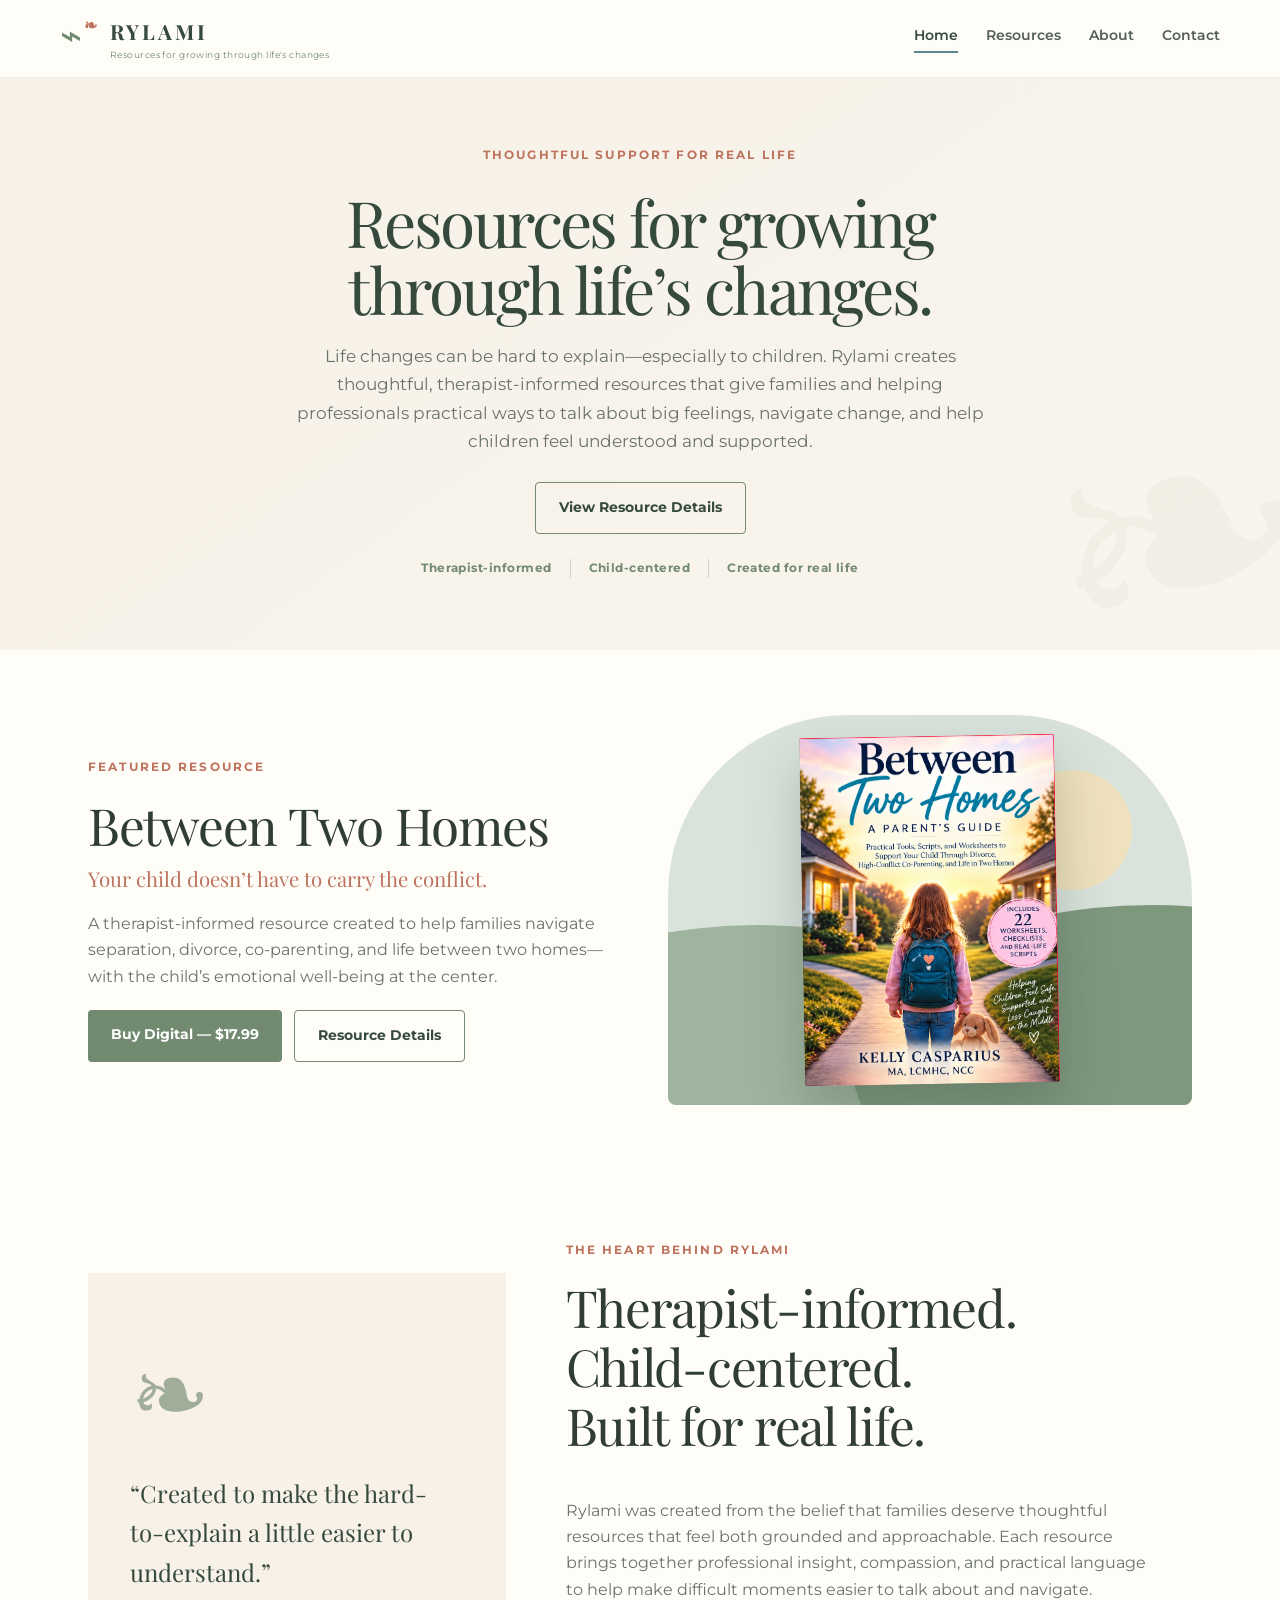
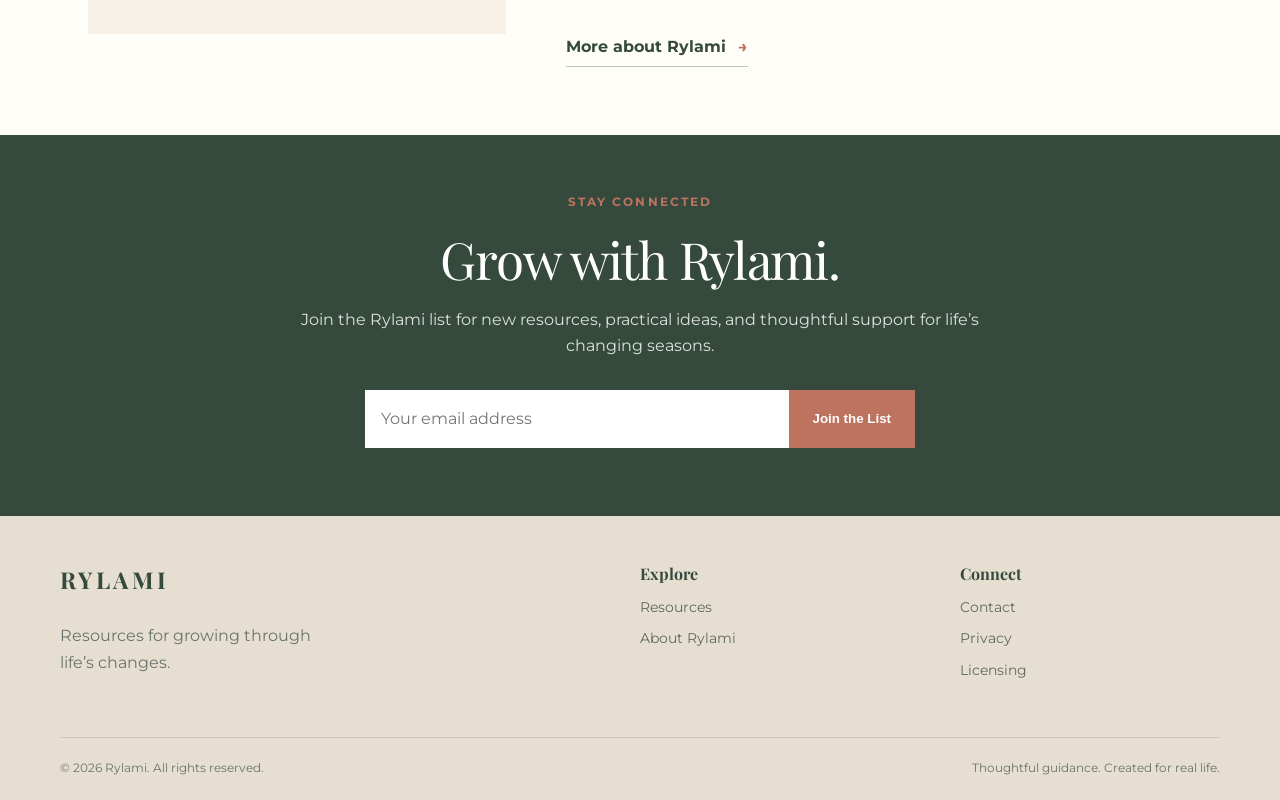
<file: index.html>
<!doctype html>
<html lang="en">
<head>
  <meta charset="utf-8">
  <meta name="viewport" content="width=device-width,initial-scale=1">
  <meta name="description" content="Therapist-informed, child-centered resources for children, families, caregivers, and helping professionals navigating life’s changes.">
  <title>Rylami | Resources for Growing Through Life’s Changes</title>
  <link rel="preconnect" href="https://fonts.googleapis.com">
  <link rel="preconnect" href="https://fonts.gstatic.com" crossorigin>
  <link href="https://fonts.googleapis.com/css2?family=Playfair+Display:wght@400;500;600;700&family=Montserrat:wght@400;500;600;700&display=swap" rel="stylesheet">
  <link rel="stylesheet" href="styles.css">

<link rel="canonical" href="https://rylami.com/">
<meta property="og:type" content="website">
<meta property="og:site_name" content="Rylami">
<meta property="og:title" content="Rylami | Resources for Growing Through Life’s Changes">
<meta property="og:description" content="Therapist-informed, child-centered resources for children, families, caregivers, and helping professionals navigating life’s changes.">
<meta property="og:url" content="https://rylami.com/">
<meta property="og:image" content="https://rylami.com/between-two-homes-front-cover.png">
<meta name="twitter:card" content="summary_large_image">
<meta name="twitter:title" content="Rylami | Resources for Growing Through Life’s Changes">
<meta name="twitter:description" content="Therapist-informed, child-centered resources for children, families, caregivers, and helping professionals navigating life’s changes.">
</head>
<body><a class="skip-link" href="#main-content">Skip to main content</a>
<header class="site-header">
  <a class="brand" href="index.html" aria-label="Rylami home">
    <span class="mark" aria-hidden="true"><span>⌁</span><b>❧</b></span>
    <span><strong>RYLAMI</strong><small>Resources for growing through life's changes</small></span>
  </a>
  <button class="menu" aria-label="Open navigation" aria-expanded="false">☰</button>
  <nav>
    <a href="index.html" aria-current="page">Home</a><a href="resources.html">Resources</a><a href="about.html">About</a><a href="contact.html">Contact</a>
  </nav>
</header>

<main id="main-content"><div id="top"></div>
<section class="hero">
  <div class="hero-inner">
  <div class="eyebrow">Thoughtful support for real life</div>
  <h1>Resources for growing<br>through life’s changes.</h1>
  <p>Life changes can be hard to explain—especially to children. Rylami creates thoughtful, therapist-informed resources that give families and helping professionals practical ways to talk about big feelings, navigate change, and help children feel understood and supported.</p>
  <div class="actions"><a class="button secondary" href="resources.html">View Resource Details</a></div>
  <div class="trust-line" aria-label="Rylami approach"><span>Therapist-informed</span><span>Child-centered</span><span>Created for real life</span></div>
  </div>
</section>

<section id="between-two-homes" class="featured wrap">
  <div class="featured-copy">
    <div class="eyebrow">Featured resource</div>
    <h2>Between Two Homes</h2>
    <h3>Your child doesn’t have to carry the conflict.</h3>
    <p>A therapist-informed resource created to help families navigate separation, divorce, co-parenting, and life between two homes—with the child’s emotional well-being at the center.</p>
    <div class="actions product-actions"><a class="button primary" href="checkout.html">Buy Digital — $17.99</a><a class="button secondary" href="resources.html">Resource Details</a></div>
  </div>
  <a class="book-scene real-cover-scene" href="checkout.html" aria-label="Buy Between Two Homes digital edition for $17.99">
    <div class="sun"></div><div class="hill one"></div><div class="hill two"></div>
    <img class="homepage-product-cover" src="between-two-homes-front-cover.png" alt="Between Two Homes: A Parent’s Guide by Kelly Hardee Casparius, MA, LCMHC, NCC">
  </a>
</section>

<section id="about" class="about wrap">
 <div class="about-art"><div class="branch">❧</div><div class="quote">“Created to make the hard-to-explain a little easier to understand.”</div></div>
 <div class="about-copy"><div class="eyebrow">The heart behind Rylami</div><h2>Therapist-informed.<br>Child-centered.<br>Built for real life.</h2><p>Rylami was created from the belief that families deserve thoughtful resources that feel both grounded and approachable. Each resource brings together professional insight, compassion, and practical language to help make difficult moments easier to talk about and navigate.</p><a class="text-link" href="about.html">More about Rylami <span>→</span></a></div>
</section>

<section id="contact" class="signup">
 <div><div class="eyebrow">Stay connected</div><h2>Grow with Rylami.</h2><p>Join the Rylami list for new resources, practical ideas, and thoughtful support for life’s changing seasons.</p>
 <form onsubmit="event.preventDefault(); document.querySelector('.form-note').textContent='Thanks! The email signup will be connected before launch.'">
   <label class="sr-only" for="email">Email address</label><input id="email" type="email" required placeholder="Your email address"><button type="submit">Join the List</button>
 </form><div class="form-note" aria-live="polite"></div></div>
</section>
</main>

<footer>
 <div class="footer-inner">
  <div class="footer-brand"><strong>RYLAMI</strong><p>Resources for growing through life’s changes.</p></div>
  <div><strong>Explore</strong><a href="resources.html">Resources</a><a href="about.html">About Rylami</a></div>
  <div><strong>Connect</strong><a href="contact.html">Contact</a><a href="privacy.html">Privacy</a><a href="license.html">Licensing</a></div>
 </div>
 <div class="copyright">© 2026 Rylami. All rights reserved. <span>Thoughtful guidance. Created for real life.</span></div>
</footer>
<script src="script.js"></script>
</body></html>
</file>
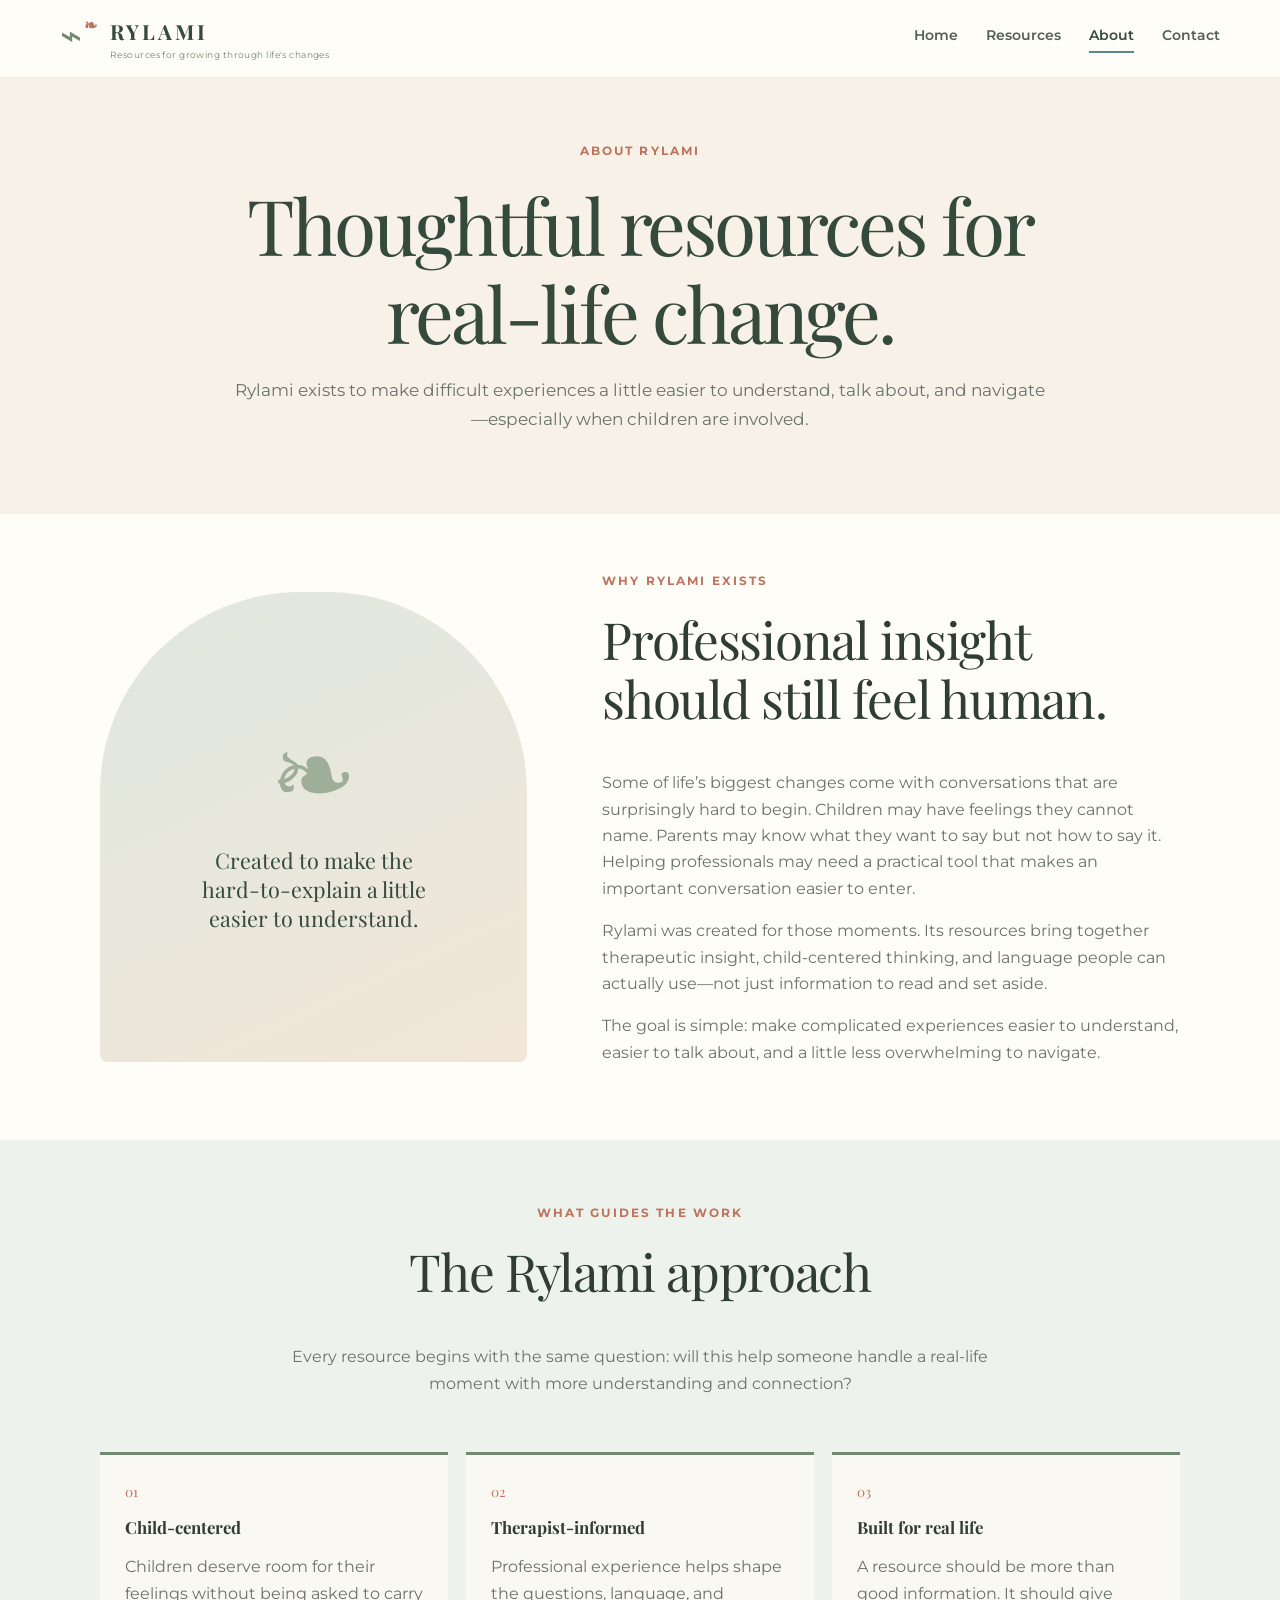
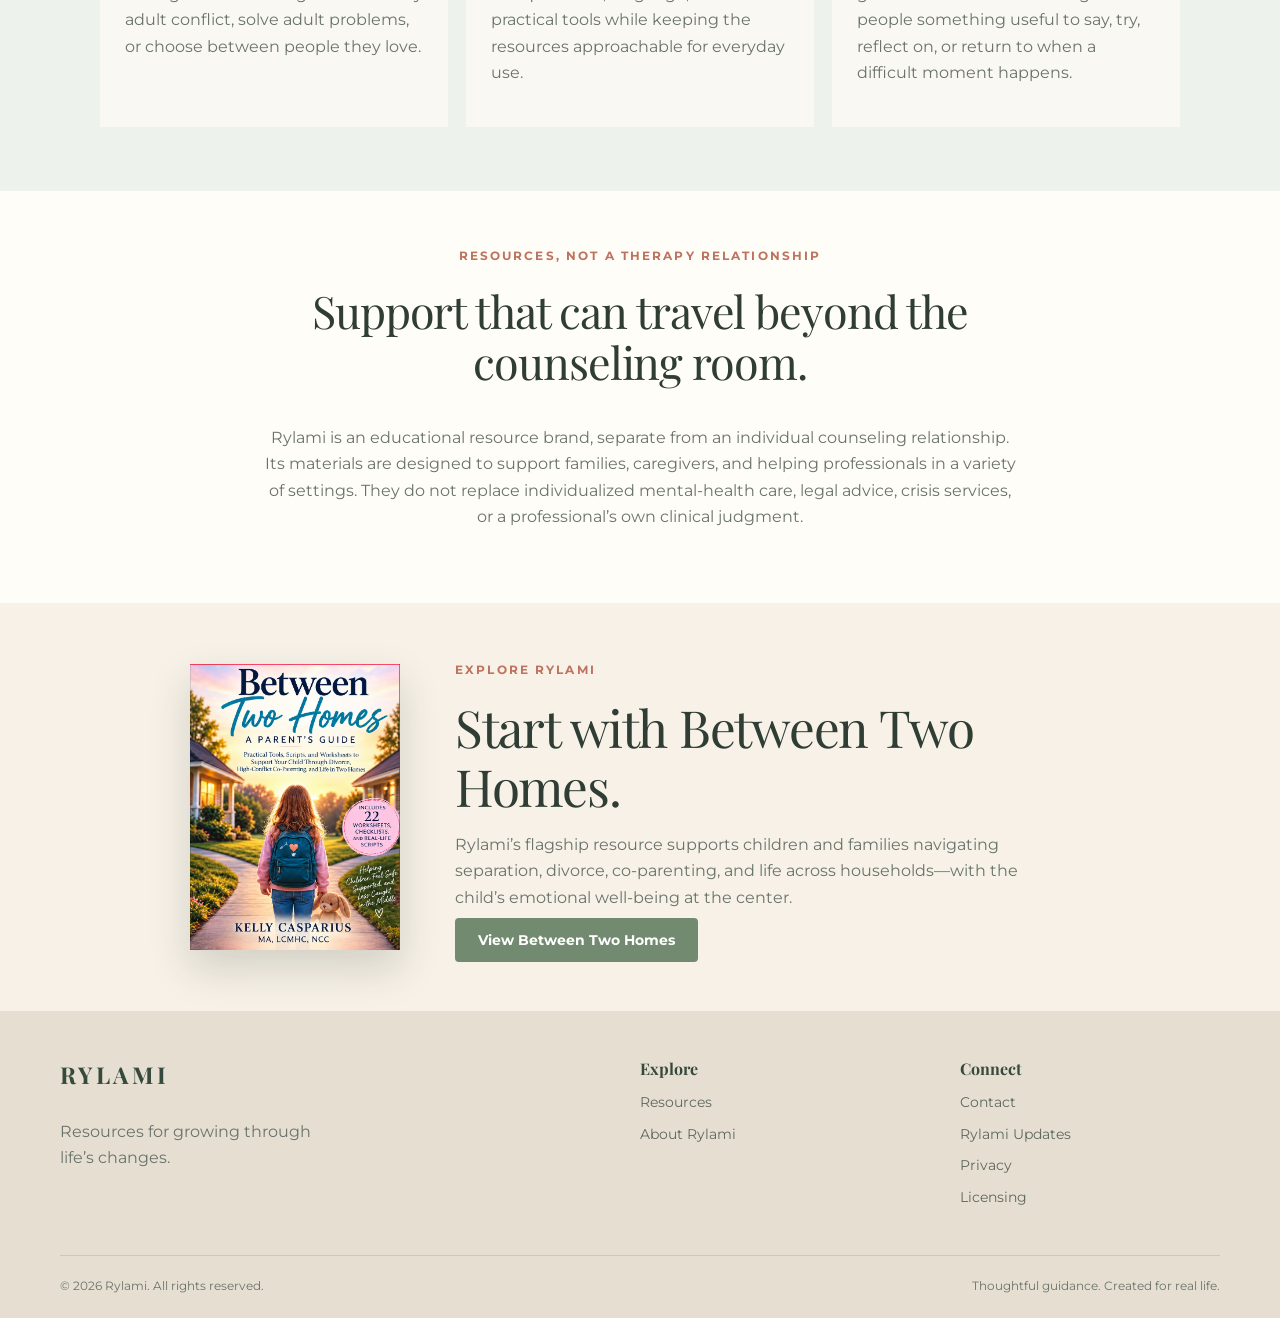
<file: about.html>
<!doctype html><html lang="en"><head><meta charset="utf-8"><meta name="viewport" content="width=device-width,initial-scale=1">
<link rel="preconnect" href="https://fonts.googleapis.com"><link rel="preconnect" href="https://fonts.gstatic.com" crossorigin>
<link href="https://fonts.googleapis.com/css2?family=Playfair+Display:wght@400;500;600;700&family=Montserrat:wght@400;500;600;700&display=swap" rel="stylesheet"><link rel="stylesheet" href="styles.css"><meta name="description" content="Learn about Rylami’s child-centered approach to creating thoughtful, practical resources for families and helping professionals."><title>About Rylami | Therapist-Informed Resources for Real Life</title>
<link rel="canonical" href="https://rylami.com/about.html">
<meta property="og:type" content="website">
<meta property="og:site_name" content="Rylami">
<meta property="og:title" content="About Rylami | Therapist-Informed Resources for Real Life">
<meta property="og:description" content="Learn about Rylami’s child-centered approach to creating thoughtful, practical resources for families and helping professionals.">
<meta property="og:url" content="https://rylami.com/about.html">
<meta name="twitter:card" content="summary_large_image">
<meta name="twitter:title" content="About Rylami | Therapist-Informed Resources for Real Life">
<meta name="twitter:description" content="Learn about Rylami’s child-centered approach to creating thoughtful, practical resources for families and helping professionals.">
</head><body><a class="skip-link" href="#main-content">Skip to main content</a><header class="site-header"><a class="brand" href="index.html"><span class="mark" aria-hidden="true"><span>⌁</span><b>❧</b></span><span><strong>RYLAMI</strong><small>Resources for growing through life's changes</small></span></a><button class="menu" aria-label="Open navigation" aria-expanded="false">☰</button><nav><a href="index.html">Home</a><a href="resources.html">Resources</a><a href="about.html" aria-current="page">About</a><a href="contact.html">Contact</a></nav></header><main id="main-content">
<section class="page-hero"><div><div class="eyebrow">About Rylami</div><h1>Thoughtful resources for real-life change.</h1><p>Rylami exists to make difficult experiences a little easier to understand, talk about, and navigate—especially when children are involved.</p></div></section>
<section class="content-section"><div class="content-inner founder"><div class="founder-art about-symbol"><div><span>❧</span><p>Created to make the hard-to-explain a little easier to understand.</p></div></div><div><div class="eyebrow">Why Rylami exists</div><h2>Professional insight should still feel human.</h2><p>Some of life’s biggest changes come with conversations that are surprisingly hard to begin. Children may have feelings they cannot name. Parents may know what they want to say but not how to say it. Helping professionals may need a practical tool that makes an important conversation easier to enter.</p><p>Rylami was created for those moments. Its resources bring together therapeutic insight, child-centered thinking, and language people can actually use—not just information to read and set aside.</p><p>The goal is simple: make complicated experiences easier to understand, easier to talk about, and a little less overwhelming to navigate.</p></div></div></section>
<section class="content-section about-approach"><div class="content-inner"><div class="section-heading"><div class="eyebrow">What guides the work</div><h2>The Rylami approach</h2><p>Every resource begins with the same question: will this help someone handle a real-life moment with more understanding and connection?</p></div><div class="values"><div class="value"><span>01</span><h3>Child-centered</h3><p>Children deserve room for their feelings without being asked to carry adult conflict, solve adult problems, or choose between people they love.</p></div><div class="value"><span>02</span><h3>Therapist-informed</h3><p>Professional experience helps shape the questions, language, and practical tools while keeping the resources approachable for everyday use.</p></div><div class="value"><span>03</span><h3>Built for real life</h3><p>A resource should be more than good information. It should give people something useful to say, try, reflect on, or return to when a difficult moment happens.</p></div></div></div></section>
<section class="content-section about-distinction"><div class="content-inner about-note"><div class="eyebrow">Resources, not a therapy relationship</div><h2>Support that can travel beyond the counseling room.</h2><p>Rylami is an educational resource brand, separate from an individual counseling relationship. Its materials are designed to support families, caregivers, and helping professionals in a variety of settings. They do not replace individualized mental-health care, legal advice, crisis services, or a professional’s own clinical judgment.</p></div></section>
<section class="product-cta about-product-cta"><div class="about-cta-inner"><img src="between-two-homes-front-cover.png" alt="Between Two Homes: A Parent’s Guide"><div><div class="eyebrow">Explore Rylami</div><h2>Start with Between Two Homes.</h2><p>Rylami’s flagship resource supports children and families navigating separation, divorce, co-parenting, and life across households—with the child’s emotional well-being at the center.</p><a class="button primary" href="resources.html">View Between Two Homes</a></div></div></section>
</main><footer><div class="footer-inner"><div class="footer-brand"><strong>RYLAMI</strong><p>Resources for growing through life’s changes.</p></div><div><strong>Explore</strong><a href="resources.html">Resources</a><a href="about.html">About Rylami</a></div><div><strong>Connect</strong><a href="contact.html">Contact</a><a href="contact.html#updates">Rylami Updates</a><a href="privacy.html">Privacy</a><a href="license.html">Licensing</a></div></div><div class="copyright">© 2026 Rylami. All rights reserved. <span>Thoughtful guidance. Created for real life.</span></div></footer><script src="script.js"></script></body></html>
</file>
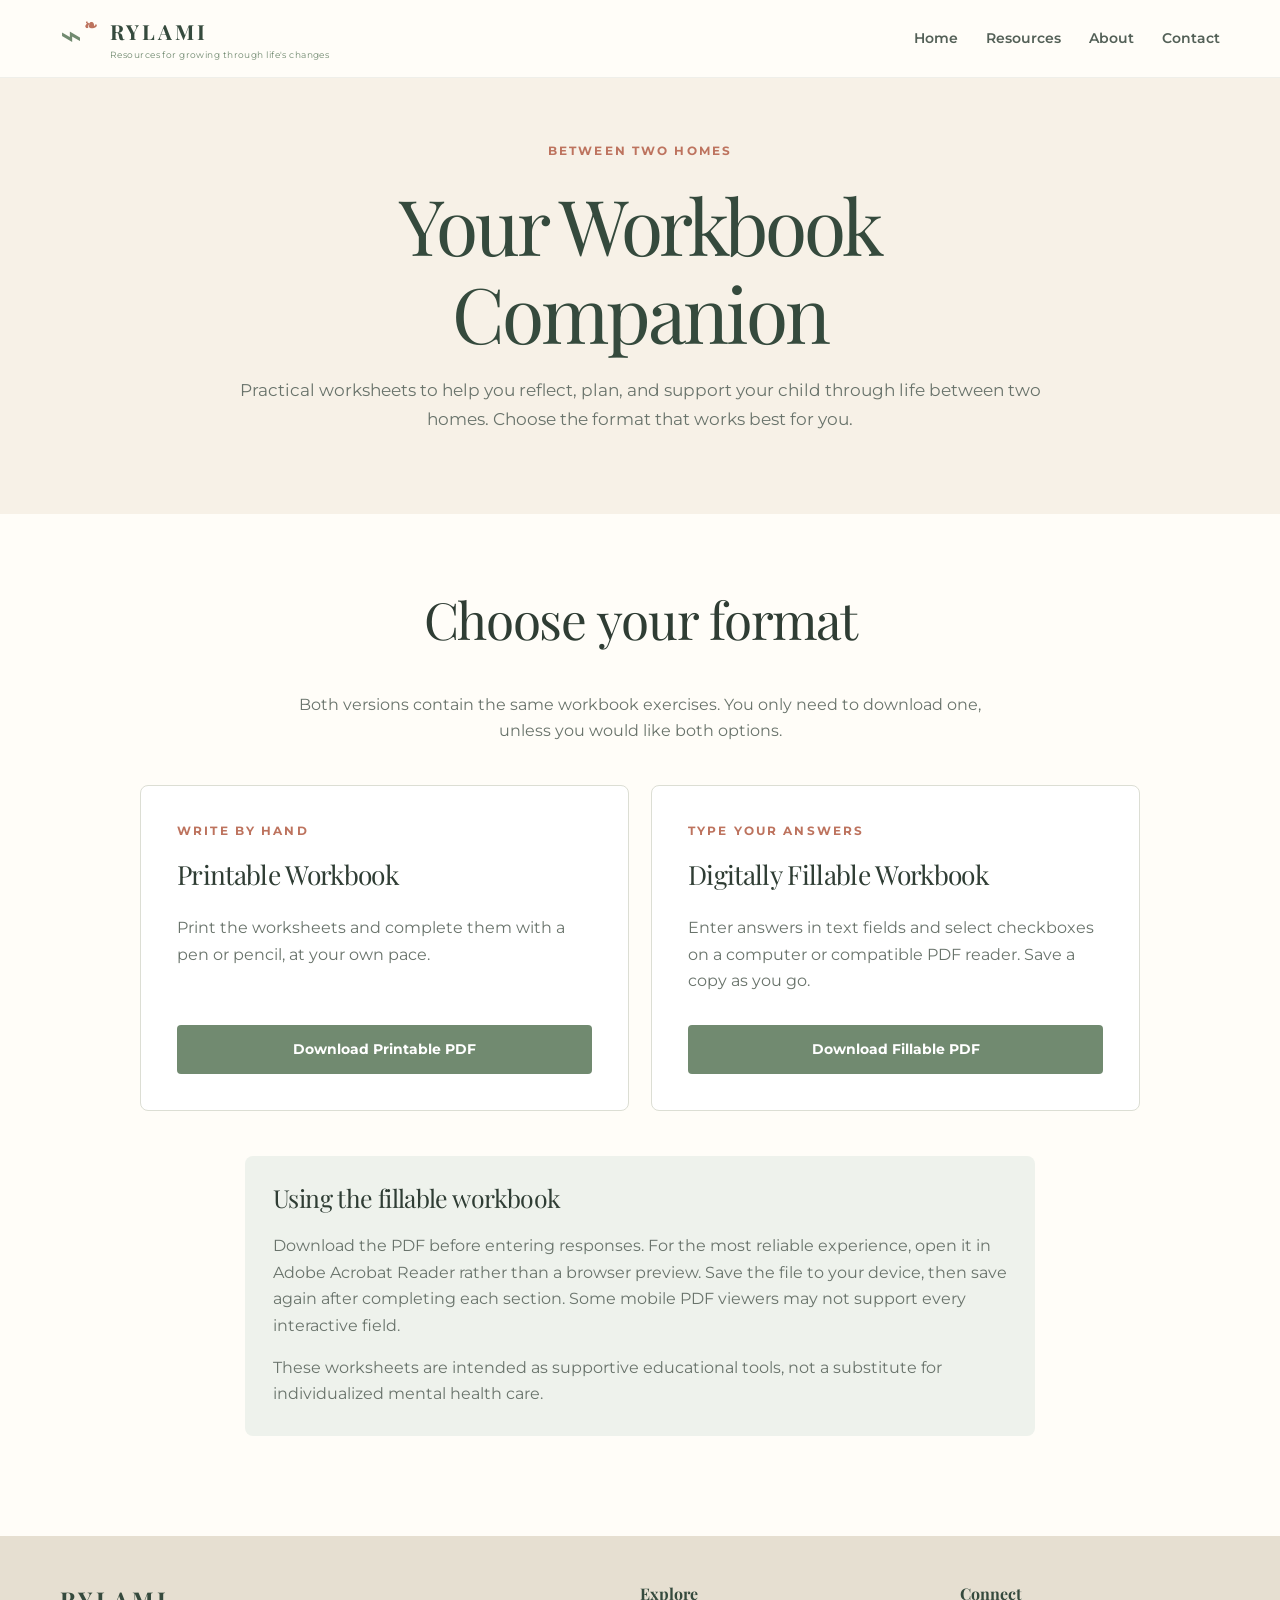
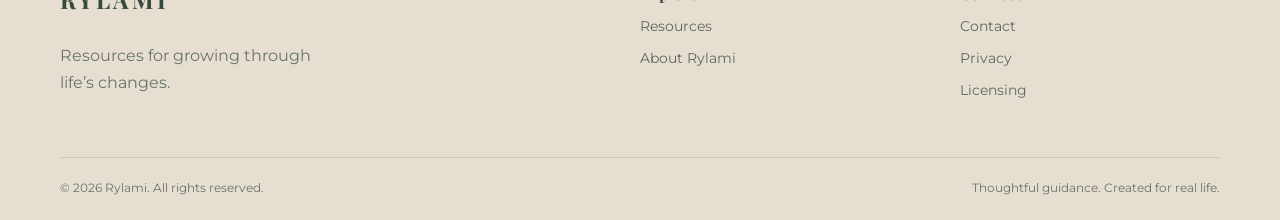
<file: between-two-homes-workbook.html>
<!doctype html>
<html lang="en">
<head>
<meta charset="utf-8">
<meta name="viewport" content="width=device-width,initial-scale=1">
<meta name="description" content="Download your printable or digitally fillable Between Two Homes workbook companion.">
<title>Between Two Homes Workbook Companion | Rylami</title>
<link rel="preconnect" href="https://fonts.googleapis.com">
<link rel="preconnect" href="https://fonts.gstatic.com" crossorigin>
<link href="https://fonts.googleapis.com/css2?family=Playfair+Display:wght@400;500;600;700&family=Montserrat:wght@400;500;600;700&display=swap" rel="stylesheet">
<link rel="stylesheet" href="styles.css">
<style>
.workbook-area{padding:76px 28px 100px}.workbook-inner{max-width:1000px;margin:auto}.workbook-intro{text-align:center;max-width:730px;margin:0 auto 40px}.workbook-grid{display:grid;grid-template-columns:repeat(2,minmax(0,1fr));gap:22px}.workbook-card{background:white;border:1px solid var(--line);border-radius:8px;padding:36px;display:flex;flex-direction:column}.workbook-card h2{font-size:1.65rem;margin:0 0 10px}.workbook-card p{flex:1}.workbook-card .button{display:inline-block;text-align:center;margin-top:14px}.workbook-help{max-width:790px;margin:45px auto 0;padding:28px;background:#eef2ec;border-radius:8px}.workbook-help h2{font-size:1.55rem}.workbook-help p:last-child{margin-bottom:0}@media(max-width:740px){.workbook-grid{grid-template-columns:1fr}.workbook-area{padding:52px 20px 70px}.workbook-card{padding:26px}}
</style>
</head>
<body>
<a class="skip-link" href="#main-content">Skip to main content</a>
<header class="site-header">
<a class="brand" href="index.html" aria-label="Rylami home"><span class="mark" aria-hidden="true"><span>⌁</span><b>❧</b></span><span><strong>RYLAMI</strong><small>Resources for growing through life's changes</small></span></a>
<button class="menu" aria-label="Open navigation" aria-expanded="false">☰</button>
<nav><a href="index.html">Home</a><a href="resources.html">Resources</a><a href="about.html">About</a><a href="contact.html">Contact</a></nav>
</header>
<main id="main-content">
<section class="page-hero"><div><div class="eyebrow">Between Two Homes</div><h1>Your Workbook Companion</h1><p>Practical worksheets to help you reflect, plan, and support your child through life between two homes. Choose the format that works best for you.</p></div></section>
<section class="workbook-area"><div class="workbook-inner">
<div class="workbook-intro"><h2>Choose your format</h2><p>Both versions contain the same workbook exercises. You only need to download one, unless you would like both options.</p></div>
<div class="workbook-grid">
<article class="workbook-card"><div class="eyebrow">Write by hand</div><h2>Printable Workbook</h2><p>Print the worksheets and complete them with a pen or pencil, at your own pace.</p><a class="button primary" href="workbook-downloads/Between_Two_Homes_Printable_Workbook.pdf" download>Download Printable PDF</a></article>
<article class="workbook-card"><div class="eyebrow">Type your answers</div><h2>Digitally Fillable Workbook</h2><p>Enter answers in text fields and select checkboxes on a computer or compatible PDF reader. Save a copy as you go.</p><a class="button primary" href="workbook-downloads/Between_Two_Homes_Digitally_Fillable_Workbook.pdf" download>Download Fillable PDF</a></article>
</div>
<div class="workbook-help"><h2>Using the fillable workbook</h2><p>Download the PDF before entering responses. For the most reliable experience, open it in Adobe Acrobat Reader rather than a browser preview. Save the file to your device, then save again after completing each section. Some mobile PDF viewers may not support every interactive field.</p><p>These worksheets are intended as supportive educational tools, not a substitute for individualized mental health care.</p></div>
</div></section>
</main>
<footer><div class="footer-inner"><div class="footer-brand"><strong>RYLAMI</strong><p>Resources for growing through life’s changes.</p></div><div><strong>Explore</strong><a href="resources.html">Resources</a><a href="about.html">About Rylami</a></div><div><strong>Connect</strong><a href="contact.html">Contact</a><a href="privacy.html">Privacy</a><a href="license.html">Licensing</a></div></div><div class="copyright">© 2026 Rylami. All rights reserved. <span>Thoughtful guidance. Created for real life.</span></div></footer>
<script src="script.js"></script>
</body>
</html>
</file>
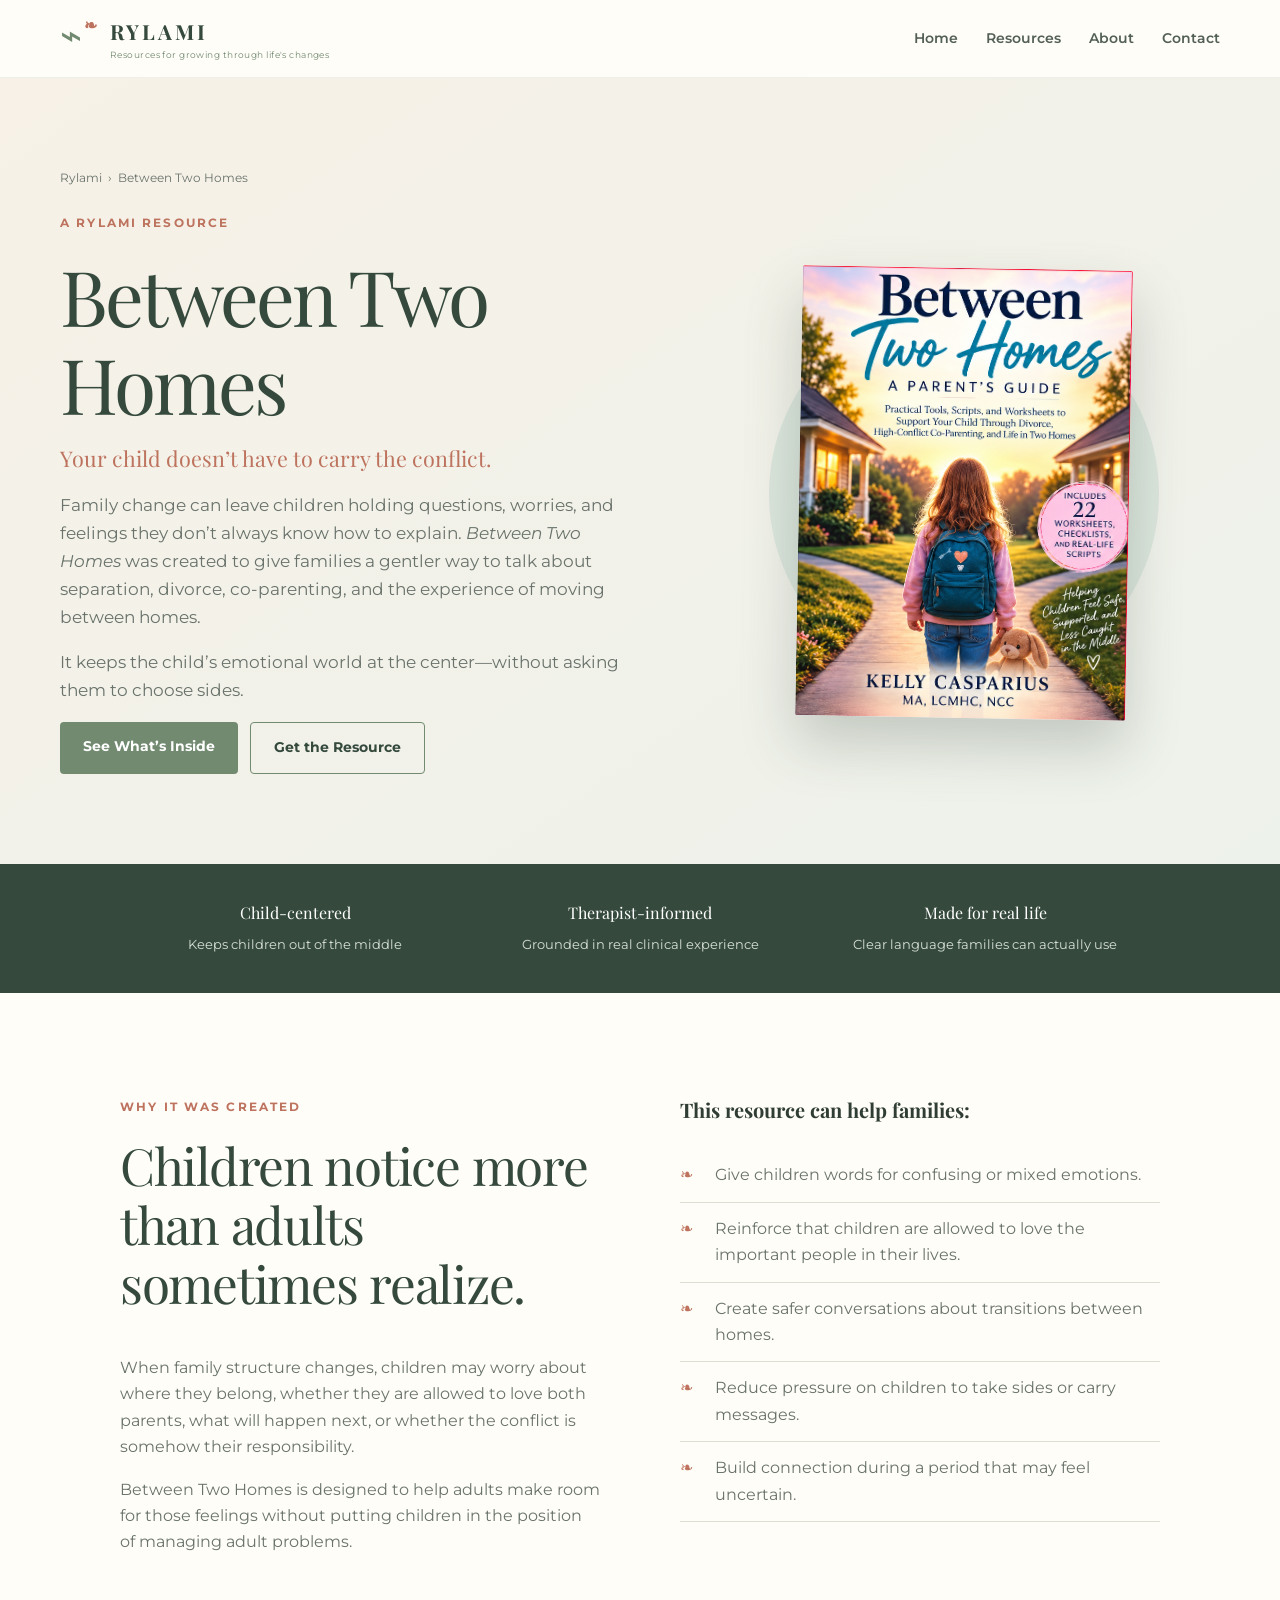
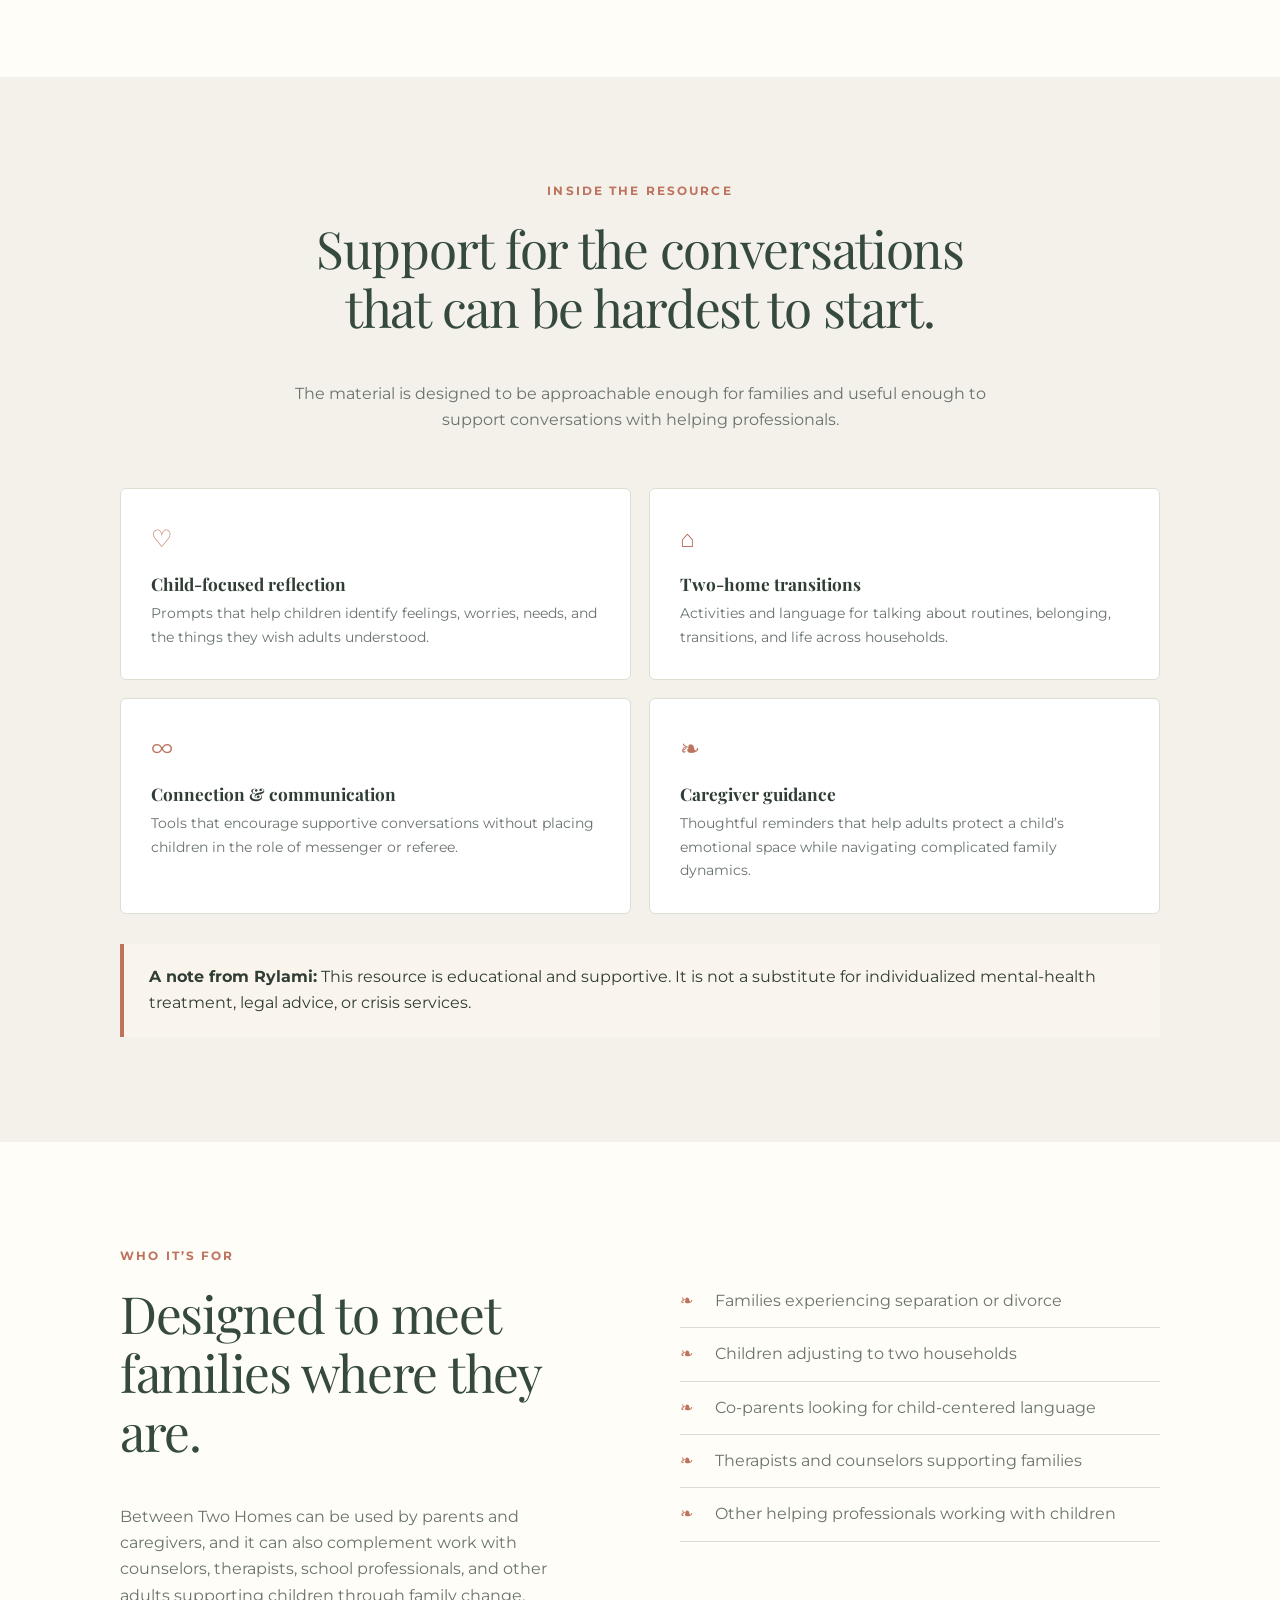
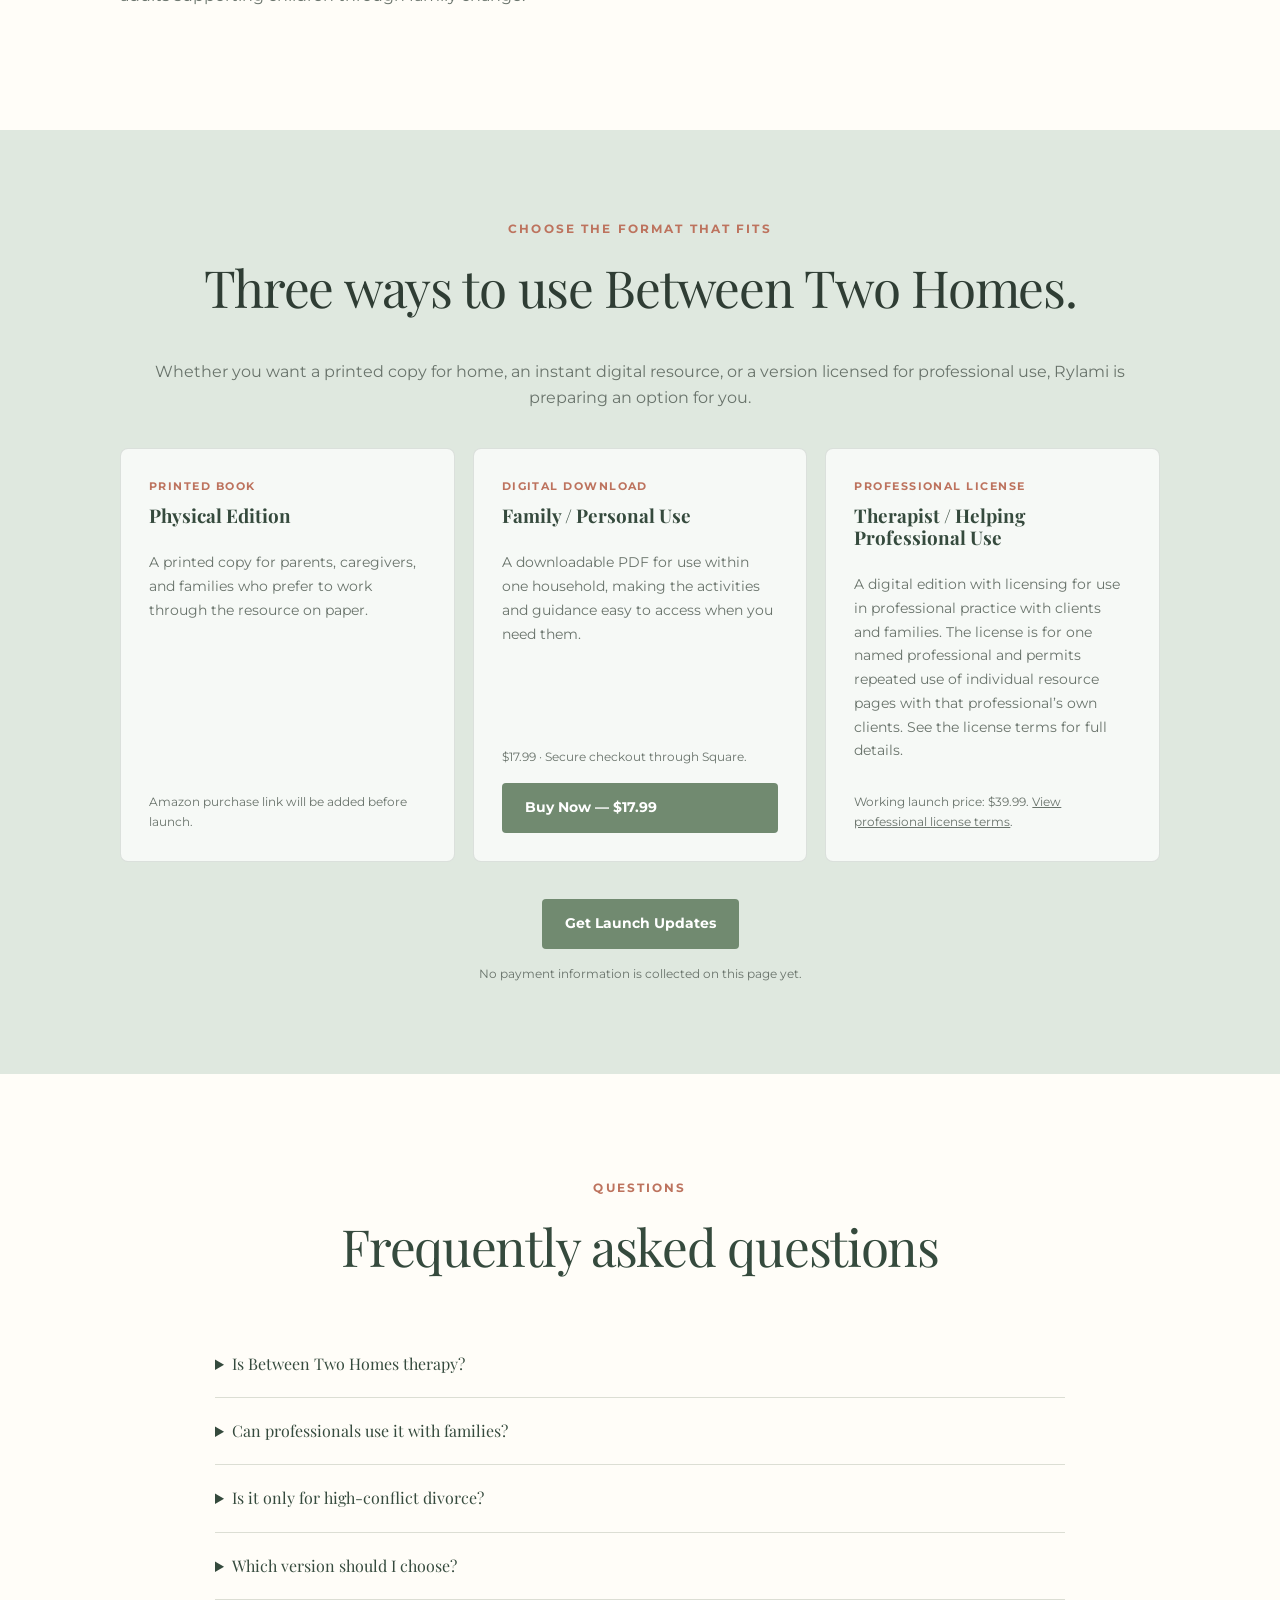
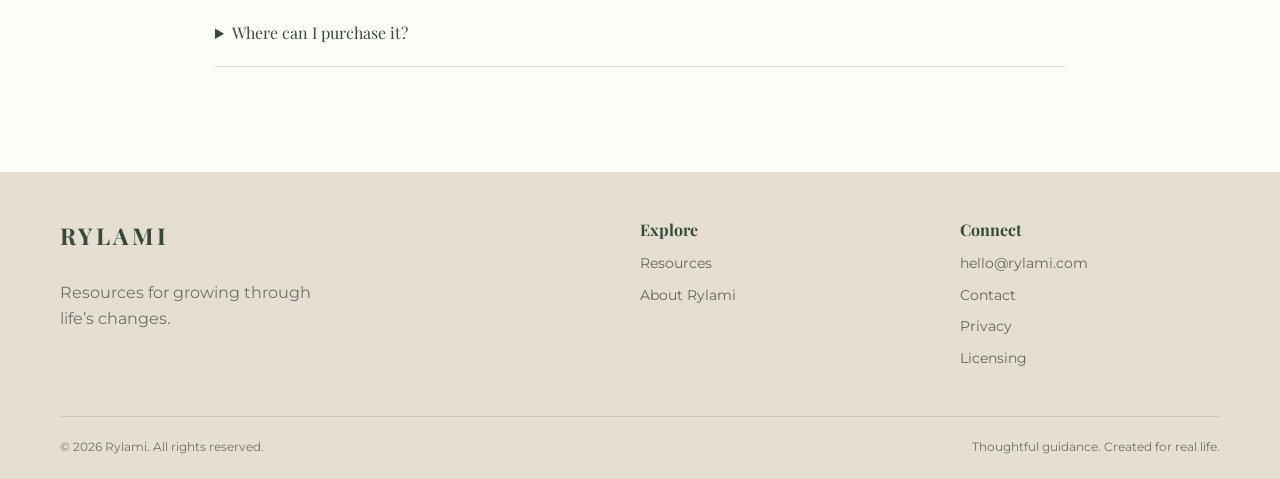
<file: between-two-homes.html>
<!doctype html>
<html lang="en">
<head>
<meta charset="utf-8"><meta name="viewport" content="width=device-width,initial-scale=1">
<meta name="description" content="A therapist-informed Rylami resource supporting children and families through separation, divorce, co-parenting, and life between two homes.">
<title>Between Two Homes | Rylami</title>
<link rel="preconnect" href="https://fonts.googleapis.com"><link rel="preconnect" href="https://fonts.gstatic.com" crossorigin>
<link href="https://fonts.googleapis.com/css2?family=Playfair+Display:wght@400;500;600;700&family=Montserrat:wght@400;500;600;700&display=swap" rel="stylesheet">
<link rel="stylesheet" href="styles.css">
<style>
.product-hero{background:linear-gradient(145deg,#f7f1e7,#edf2eb);padding:90px 28px}.product-hero-inner{max-width:1160px;margin:auto;display:grid;grid-template-columns:1.05fr .95fr;gap:80px;align-items:center}.product-hero h1{color:var(--deep);margin-bottom:18px}.product-hero h3{color:var(--clay);font-weight:400;font-size:1.35rem}.product-hero p{font-size:1.06rem;max-width:620px}.product-preview{min-height:500px;display:flex;align-items:center;justify-content:center;position:relative}.product-preview:before{content:"";position:absolute;width:390px;height:390px;border-radius:50%;background:#dce6dd}.real-product-cover{position:relative;z-index:2;width:min(100%,330px);height:auto;display:block;box-shadow:0 28px 55px rgba(42,60,49,.22);transform:rotate(1deg);border-radius:2px}.intro-strip{background:var(--deep);color:white;padding:36px 28px}.intro-strip-inner{max-width:1000px;margin:auto;display:grid;grid-template-columns:repeat(3,1fr);gap:35px;text-align:center}.intro-strip strong{display:block;font-family:"Playfair Display";font-weight:400;margin-bottom:5px}.intro-strip span{font-size:.82rem;color:#d7e0d8}.product-section{padding:105px 28px}.product-section.alt{background:#f3f1e9}.product-inner{max-width:1040px;margin:auto}.two-col{display:grid;grid-template-columns:1fr 1fr;gap:80px;align-items:start}.product-section h2{color:var(--deep)}.checklist{list-style:none;padding:0;margin:28px 0}.checklist li{padding:13px 0 13px 35px;border-bottom:1px solid var(--line);position:relative;color:var(--muted)}.checklist li:before{content:"❧";position:absolute;left:0;color:var(--clay)}.inside-grid{display:grid;grid-template-columns:repeat(2,1fr);gap:18px;margin-top:45px}.inside-card{background:white;border:1px solid var(--line);padding:30px;border-radius:6px}.inside-card span{font-size:1.5rem;color:var(--clay)}.inside-card h3{font-size:1.08rem;margin:15px 0 8px}.inside-card p{font-size:.9rem;margin:0}.gentle-note{border-left:4px solid var(--clay);padding:20px 25px;background:#faf5ec;margin-top:30px}.product-cta{text-align:center;background:#dfe8df;padding:90px 28px}.product-cta>div{max-width:1040px;margin:auto}.purchase-grid{display:grid;grid-template-columns:repeat(3,1fr);gap:18px;margin:36px auto 22px;text-align:left}.purchase-card{background:rgba(255,255,255,.72);border:1px solid rgba(53,74,61,.14);border-radius:8px;padding:28px;display:flex;flex-direction:column}.purchase-card h3{color:var(--deep);font-size:1.18rem;margin:10px 0}.purchase-card p{font-size:.9rem;flex:1}.purchase-card .format{font-size:.7rem;letter-spacing:.13em;text-transform:uppercase;color:var(--clay);font-weight:700}.purchase-card .status{font-size:.78rem;color:var(--muted);margin-top:14px}.product-cta .button{display:inline-block;margin-top:15px}.coming{font-size:.78rem;color:var(--muted);margin-top:15px}.faq{max-width:850px;margin:auto}.faq details{border-bottom:1px solid var(--line);padding:20px 0}.faq summary{font-family:"Playfair Display";cursor:pointer;color:var(--deep)}.faq details p{padding-right:30px}.breadcrumb{max-width:1160px;margin:0 auto 25px;font-size:.78rem;color:var(--muted)}.breadcrumb a{text-decoration:none}
@media(max-width:800px){.product-hero-inner,.two-col{grid-template-columns:1fr;gap:40px}.product-hero{padding-top:55px}.product-preview{min-height:390px;padding:18px 26px 4px}.real-product-cover{width:min(100%,285px);transform:none}.product-preview:before{width:320px;height:320px}.intro-strip-inner,.purchase-grid{grid-template-columns:1fr;gap:18px}.inside-grid{grid-template-columns:1fr}.product-section{padding:75px 24px}}
</style>
<link rel="canonical" href="https://rylami.com/between-two-homes.html">
<meta property="og:type" content="website"><meta property="og:site_name" content="Rylami"><meta property="og:title" content="Between Two Homes | Rylami"><meta property="og:description" content="A therapist-informed Rylami resource supporting children and families through separation, divorce, co-parenting, and life between two homes."><meta property="og:url" content="https://rylami.com/between-two-homes.html"><meta property="og:image" content="https://rylami.com/between-two-homes-front-cover.png">
<meta name="twitter:card" content="summary_large_image"><meta name="twitter:title" content="Between Two Homes | Rylami"><meta name="twitter:description" content="A therapist-informed Rylami resource supporting children and families through separation, divorce, co-parenting, and life between two homes.">
</head>
<body><a class="skip-link" href="#main-content">Skip to main content</a>
<header class="site-header"><a class="brand" href="index.html"><span class="mark" aria-hidden="true"><span>⌁</span><b>❧</b></span><span><strong>RYLAMI</strong><small>Resources for growing through life's changes</small></span></a><button class="menu" aria-label="Open navigation" aria-expanded="false">☰</button><nav><a href="index.html">Home</a><a href="resources.html">Resources</a><a href="about.html">About</a><a href="contact.html">Contact</a></nav></header>
<main id="main-content">
<section class="product-hero"><div class="breadcrumb"><a href="index.html">Rylami</a> &nbsp;›&nbsp; Between Two Homes</div><div class="product-hero-inner"><div><div class="eyebrow">A Rylami Resource</div><h1>Between Two Homes</h1><h3>Your child doesn’t have to carry the conflict.</h3><p>Family change can leave children holding questions, worries, and feelings they don’t always know how to explain. <em>Between Two Homes</em> was created to give families a gentler way to talk about separation, divorce, co-parenting, and the experience of moving between homes.</p><p>It keeps the child’s emotional world at the center—without asking them to choose sides.</p><div class="actions" style="justify-content:flex-start"><a class="button primary" href="#inside">See What’s Inside</a><a class="button secondary" href="#availability">Get the Resource</a></div></div><div class="product-preview"><img class="real-product-cover" src="between-two-homes-front-cover.png" alt="Between Two Homes book cover by Kelly Hardee Casparius, MA, LCMHC, NCC"></div></div></section>
<div class="intro-strip"><div class="intro-strip-inner"><div><strong>Child-centered</strong><span>Keeps children out of the middle</span></div><div><strong>Therapist-informed</strong><span>Grounded in real clinical experience</span></div><div><strong>Made for real life</strong><span>Clear language families can actually use</span></div></div></div>
<section class="product-section"><div class="product-inner two-col"><div><div class="eyebrow">Why it was created</div><h2>Children notice more than adults sometimes realize.</h2><p>When family structure changes, children may worry about where they belong, whether they are allowed to love both parents, what will happen next, or whether the conflict is somehow their responsibility.</p><p>Between Two Homes is designed to help adults make room for those feelings without putting children in the position of managing adult problems.</p></div><div><h3 style="font-size:1.25rem">This resource can help families:</h3><ul class="checklist"><li>Give children words for confusing or mixed emotions.</li><li>Reinforce that children are allowed to love the important people in their lives.</li><li>Create safer conversations about transitions between homes.</li><li>Reduce pressure on children to take sides or carry messages.</li><li>Build connection during a period that may feel uncertain.</li></ul></div></div></section>
<section id="inside" class="product-section alt"><div class="product-inner"><div class="section-heading"><div class="eyebrow">Inside the resource</div><h2>Support for the conversations that can be hardest to start.</h2><p>The material is designed to be approachable enough for families and useful enough to support conversations with helping professionals.</p></div><div class="inside-grid"><div class="inside-card"><span>♡</span><h3>Child-focused reflection</h3><p>Prompts that help children identify feelings, worries, needs, and the things they wish adults understood.</p></div><div class="inside-card"><span>⌂</span><h3>Two-home transitions</h3><p>Activities and language for talking about routines, belonging, transitions, and life across households.</p></div><div class="inside-card"><span>∞</span><h3>Connection & communication</h3><p>Tools that encourage supportive conversations without placing children in the role of messenger or referee.</p></div><div class="inside-card"><span>❧</span><h3>Caregiver guidance</h3><p>Thoughtful reminders that help adults protect a child’s emotional space while navigating complicated family dynamics.</p></div></div><div class="gentle-note"><strong>A note from Rylami:</strong> This resource is educational and supportive. It is not a substitute for individualized mental-health treatment, legal advice, or crisis services.</div></div></section>
<section class="product-section"><div class="product-inner two-col"><div><div class="eyebrow">Who it’s for</div><h2>Designed to meet families where they are.</h2><p>Between Two Homes can be used by parents and caregivers, and it can also complement work with counselors, therapists, school professionals, and other adults supporting children through family change.</p></div><div><ul class="checklist"><li>Families experiencing separation or divorce</li><li>Children adjusting to two households</li><li>Co-parents looking for child-centered language</li><li>Therapists and counselors supporting families</li><li>Other helping professionals working with children</li></ul></div></div></section>
<section id="availability" class="product-cta"><div><div class="eyebrow">Choose the format that fits</div><h2>Three ways to use Between Two Homes.</h2><p>Whether you want a printed copy for home, an instant digital resource, or a version licensed for professional use, Rylami is preparing an option for you.</p><div class="purchase-grid">
<div class="purchase-card"><div class="format">Printed Book</div><h3>Physical Edition</h3><p>A printed copy for parents, caregivers, and families who prefer to work through the resource on paper.</p><div class="status">Amazon purchase link will be added before launch.</div></div>
<div class="purchase-card"><div class="format">Digital Download</div><h3>Family / Personal Use</h3><p>A downloadable PDF for use within one household, making the activities and guidance easy to access when you need them.</p><div class="status">$17.99 · Secure checkout through Square.</div><a class="button primary" href="checkout.html">Buy Now — $17.99</a></div>
<div class="purchase-card"><div class="format">Professional License</div><h3>Therapist / Helping Professional Use</h3><p>A digital edition with licensing for use in professional practice with clients and families. The license is for one named professional and permits repeated use of individual resource pages with that professional’s own clients. See the license terms for full details.</p><div class="status">Working launch price: $39.99. <a href="license.html">View professional license terms</a>.</div></div>
</div><a class="button primary" href="contact.html#updates">Get Launch Updates</a><div class="coming">No payment information is collected on this page yet.</div></div></section>
<section class="product-section"><div class="faq"><div class="section-heading"><div class="eyebrow">Questions</div><h2>Frequently asked questions</h2></div><details><summary>Is Between Two Homes therapy?</summary><p>No. It is a therapist-informed educational resource intended to support reflection and communication. It does not replace individualized mental-health care.</p></details><details><summary>Can professionals use it with families?</summary><p>Yes. A professional-use option is being prepared for therapists and other helping professionals. The individual professional license permits one named professional to use and reproduce individual pages for their own clients as part of professional services. It does not permit sharing the complete PDF, coworker use, resale, public posting, or redistribution. <a href="license.html">Read the full license terms.</a></p></details><details><summary>Is it only for high-conflict divorce?</summary><p>No. The focus is broader: helping children navigate family change and life across homes while protecting them from adult conflict and loyalty pressure.</p></details><details><summary>Which version should I choose?</summary><p>The personal digital edition is intended for use within one household. The professional edition will include licensing for client-facing professional use. A physical printed edition will also be available through Amazon.</p></details><details><summary>Where can I purchase it?</summary><p>Purchase links will appear here as each format becomes available. You can join the Rylami list in the meantime for launch updates.</p></details></div></section>
</main>
<footer><div class="footer-inner"><div class="footer-brand"><strong>RYLAMI</strong><p>Resources for growing through life’s changes.</p></div><div><strong>Explore</strong><a href="resources.html">Resources</a><a href="about.html">About Rylami</a></div><div><strong>Connect</strong><a href="mailto:hello@rylami.com">hello@rylami.com</a><a href="contact.html">Contact</a><a href="privacy.html">Privacy</a><a href="license.html">Licensing</a></div></div><div class="copyright">© 2026 Rylami. All rights reserved. <span>Thoughtful guidance. Created for real life.</span></div></footer>
<script src="script.js"></script>
</body></html>
</file>
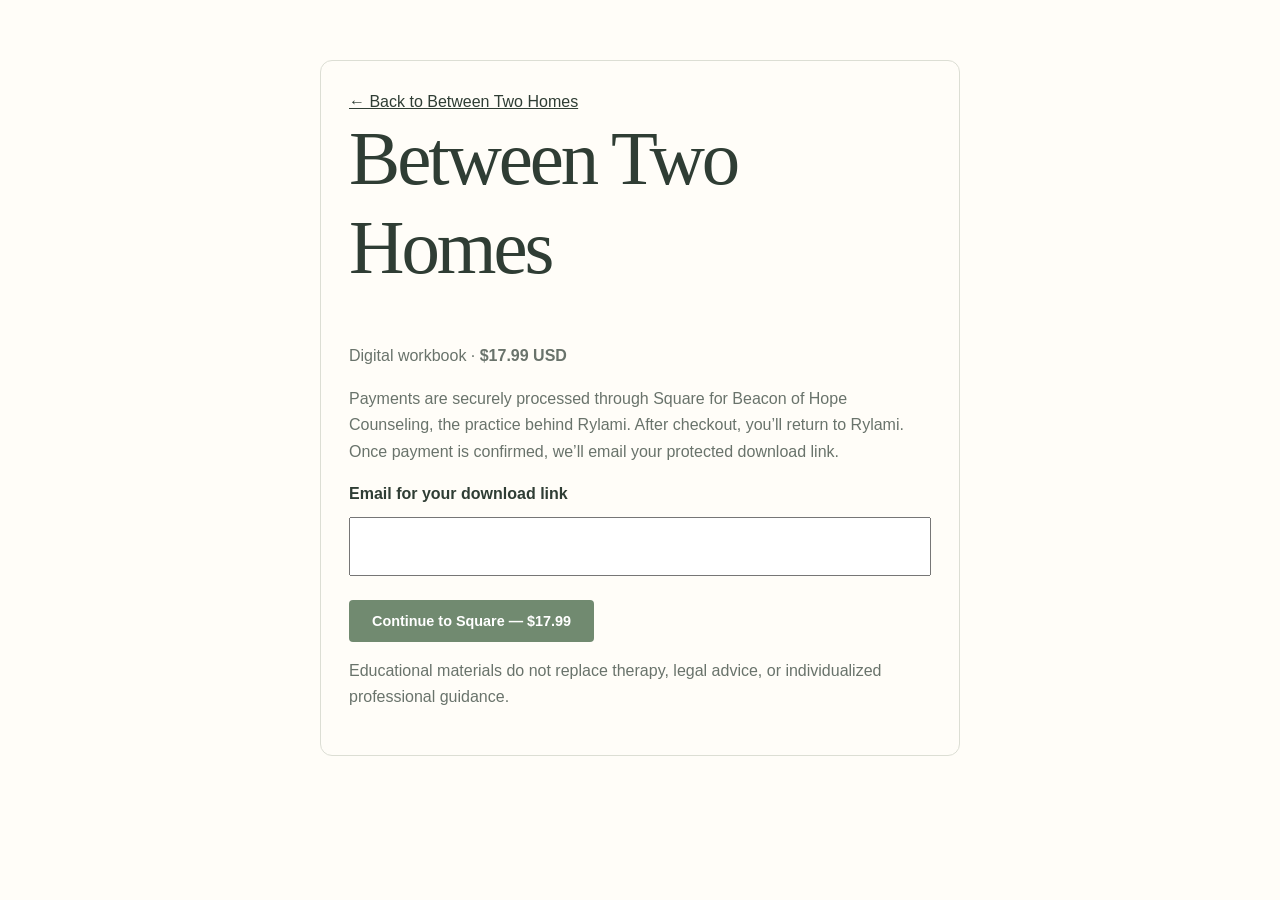
<file: checkout.html>
<!doctype html>
<html lang="en">
<head><meta charset="utf-8"><meta name="viewport" content="width=device-width,initial-scale=1"><meta name="robots" content="noindex"><title>Between Two Homes Checkout | Rylami</title><link rel="stylesheet" href="styles.css"><style>.checkout{max-width:640px;margin:60px auto;padding:28px;border:1px solid #dcded4;border-radius:12px}.checkout input{display:block;width:100%;padding:14px;margin:10px 0 24px;font:inherit}.checkout button{border:0;cursor:pointer}.checkout label{font-weight:600}</style></head>
<body><main class="checkout"><a href="between-two-homes.html">← Back to Between Two Homes</a><h1>Between Two Homes</h1><p>Digital workbook · <strong>$17.99 USD</strong></p><p>Payments are securely processed through Square for Beacon of Hope Counseling, the practice behind Rylami. After checkout, you’ll return to Rylami. Once payment is confirmed, we’ll email your protected download link.</p><form action="https://beaconofhopenc.com/resources/square-checkout.php" method="post"><input type="hidden" name="product" value="between-two-homes"><input type="hidden" name="return" value="https://beaconofhopenc.com/resources/rylami-purchase-complete.php"><label for="email">Email for your download link</label><input id="email" type="email" name="email" autocomplete="email" maxlength="254" required><button class="button primary" type="submit">Continue to Square — $17.99</button></form><p>Educational materials do not replace therapy, legal advice, or individualized professional guidance.</p></main></body>
</html>
</file>
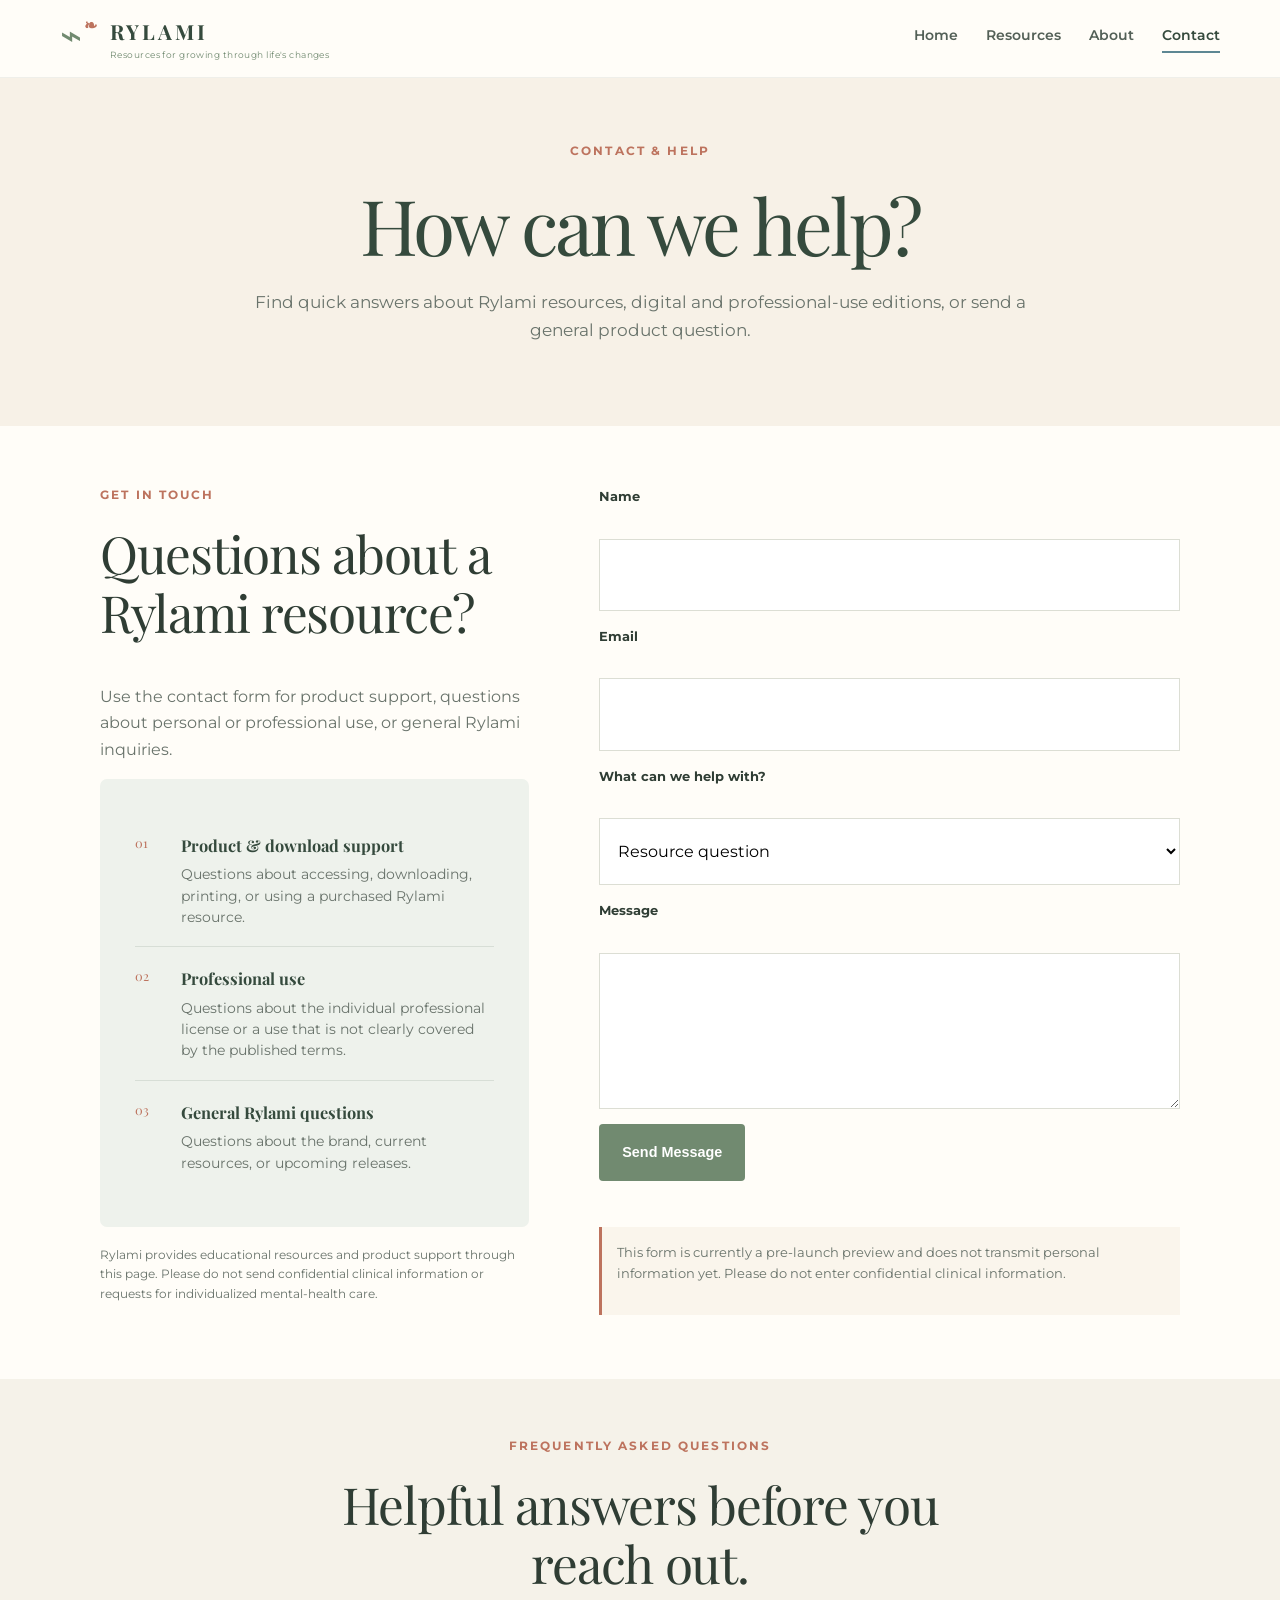
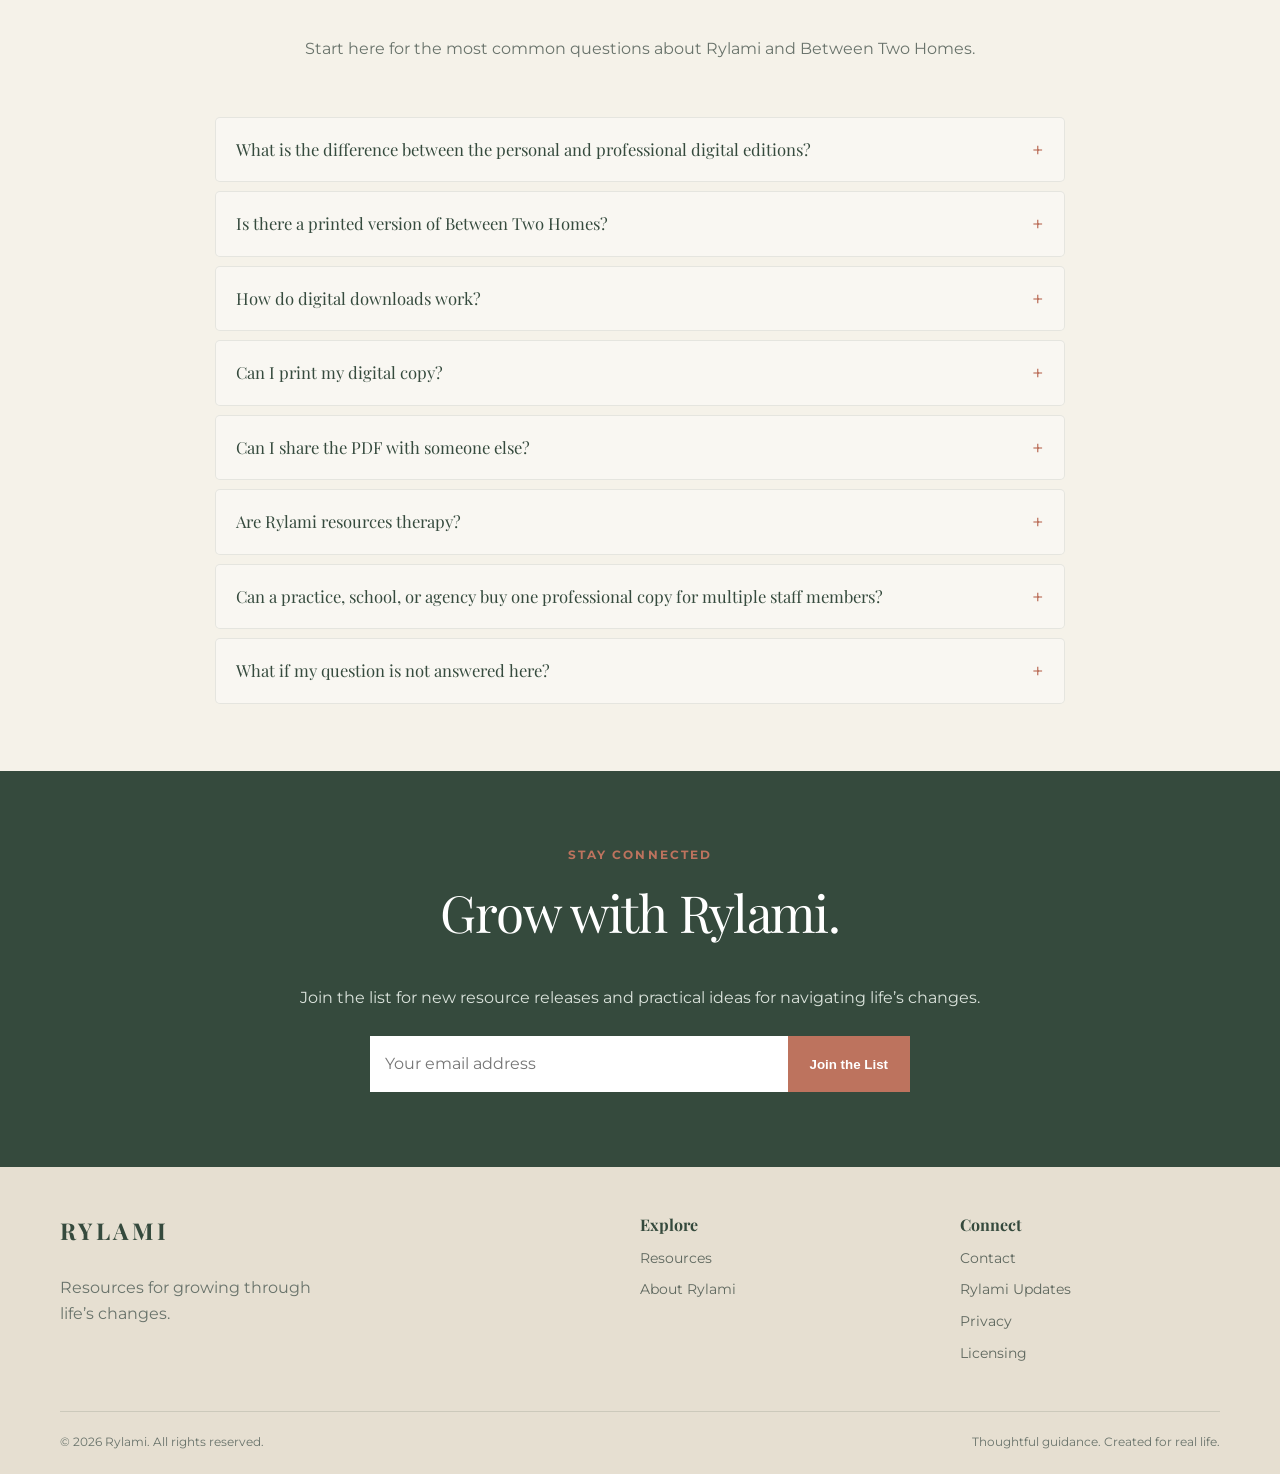
<file: contact.html>
<!doctype html><html lang="en"><head><meta charset="utf-8"><meta name="viewport" content="width=device-width,initial-scale=1">
<link rel="preconnect" href="https://fonts.googleapis.com"><link rel="preconnect" href="https://fonts.gstatic.com" crossorigin>
<link href="https://fonts.googleapis.com/css2?family=Playfair+Display:wght@400;500;600;700&family=Montserrat:wght@400;500;600;700&display=swap" rel="stylesheet"><link rel="stylesheet" href="styles.css"><meta name="description" content="Contact Rylami and find answers about resources, digital delivery, professional use, and upcoming releases."><title>Contact &amp; FAQ | Rylami</title>
<link rel="canonical" href="https://rylami.com/contact.html">
<meta property="og:type" content="website">
<meta property="og:site_name" content="Rylami">
<meta property="og:title" content="Contact &amp; FAQ | Rylami">
<meta property="og:description" content="Contact Rylami and find answers about resources, digital delivery, professional use, and upcoming releases.">
<meta property="og:url" content="https://rylami.com/contact.html">
<meta name="twitter:card" content="summary_large_image">
<meta name="twitter:title" content="Contact &amp; FAQ | Rylami">
<meta name="twitter:description" content="Contact Rylami and find answers about resources, digital delivery, professional use, and upcoming releases.">
</head><body><a class="skip-link" href="#main-content">Skip to main content</a><header class="site-header"><a class="brand" href="index.html"><span class="mark" aria-hidden="true"><span>⌁</span><b>❧</b></span><span><strong>RYLAMI</strong><small>Resources for growing through life's changes</small></span></a><button class="menu" aria-label="Open navigation" aria-expanded="false">☰</button><nav><a href="index.html">Home</a><a href="resources.html">Resources</a><a href="about.html">About</a><a href="contact.html" aria-current="page">Contact</a></nav></header><main id="main-content">
<section class="page-hero"><div><div class="eyebrow">Contact &amp; Help</div><h1>How can we help?</h1><p>Find quick answers about Rylami resources, digital and professional-use editions, or send a general product question.</p></div></section>
<section class="content-section contact-main"><div class="content-inner contact-grid"><div><div class="eyebrow">Get in touch</div><h2>Questions about a Rylami resource?</h2><p>Use the contact form for product support, questions about personal or professional use, or general Rylami inquiries.</p><div class="contact-card"><div class="contact-point"><span>01</span><div><strong>Product &amp; download support</strong><p>Questions about accessing, downloading, printing, or using a purchased Rylami resource.</p></div></div><div class="contact-point"><span>02</span><div><strong>Professional use</strong><p>Questions about the individual professional license or a use that is not clearly covered by the published terms.</p></div></div><div class="contact-point"><span>03</span><div><strong>General Rylami questions</strong><p>Questions about the brand, current resources, or upcoming releases.</p></div></div></div><p class="support-boundary">Rylami provides educational resources and product support through this page. Please do not send confidential clinical information or requests for individualized mental-health care.</p></div>
<form class="contact-form" onsubmit="event.preventDefault();document.querySelector('.contact-status').textContent='The form layout is ready. Delivery will be connected before launch.'"><label for="name">Name</label><input id="name" required><label for="mail">Email</label><input id="mail" type="email" required><label for="topic">What can we help with?</label><select id="topic"><option>Resource question</option><option>Professional-use question</option><option>General Rylami inquiry</option><option>Other</option></select><label for="message">Message</label><textarea id="message" required></textarea><button class="button primary">Send Message</button><div class="contact-status"></div><div class="notice">This form is currently a pre-launch preview and does not transmit personal information yet. Please do not enter confidential clinical information.</div></form></div></section>
<section class="content-section faq-section"><div class="content-inner"><div class="section-heading"><div class="eyebrow">Frequently asked questions</div><h2>Helpful answers before you reach out.</h2><p>Start here for the most common questions about Rylami and Between Two Homes.</p></div><div class="faq-stack">
<details><summary>What is the difference between the personal and professional digital editions?</summary><p>The personal-use edition is intended for one household. The individual professional license is designed for one named helping professional and allows that professional to use permitted pages with their own clients as part of their services. It does not allow sharing the complete resource with coworkers, posting it online, or placing it on a shared practice drive. <a href="license.html">Read the professional license terms.</a></p></details>
<details><summary>Is there a printed version of Between Two Homes?</summary><p>Yes. Between Two Homes is available as a printed book as well as digital options. The product page shows the available formats and purchase paths.</p></details>
<details><summary>How do digital downloads work?</summary><p>After a digital purchase, the download is provided through the delivery process connected to that edition. If you have trouble accessing a purchased file, use the contact form on this page for product support.</p></details>
<details><summary>Can I print my digital copy?</summary><p>Yes, within the terms of the license you purchased. A personal-use copy is for use within one household. A professional-use copy includes additional permission for one named professional to use permitted pages with their own clients.</p></details>
<details><summary>Can I share the PDF with someone else?</summary><p>No. Purchasing a digital resource does not transfer copyright or permission to distribute the complete PDF. Professional users may provide permitted individual pages to their own clients as described in the professional license.</p></details>
<details><summary>Are Rylami resources therapy?</summary><p>No. Rylami resources are educational and supportive. They do not establish a therapist-client relationship and are not a substitute for individualized mental-health treatment, legal advice, crisis services, or a professional’s own clinical judgment.</p></details>
<details><summary>Can a practice, school, or agency buy one professional copy for multiple staff members?</summary><p>The current individual professional license covers one named professional. It is not a practice-, school-, agency-, or team-wide license. Broader licensing options may be offered separately in the future.</p></details>
<details><summary>What if my question is not answered here?</summary><p>Send a message using the form above and choose the topic that best fits your question. Please keep confidential clinical information out of your message.</p></details>
</div></div></section>
<section id="updates" class="updates"><div><div class="eyebrow">Stay connected</div><h2>Grow with Rylami.</h2><p>Join the list for new resource releases and practical ideas for navigating life’s changes.</p><form onsubmit="event.preventDefault();document.querySelector('.update-status').textContent='Signup will be connected before launch.'"><input type="email" required placeholder="Your email address"><button>Join the List</button></form><div class="update-status"></div></div></section>
</main><footer><div class="footer-inner"><div class="footer-brand"><strong>RYLAMI</strong><p>Resources for growing through life’s changes.</p></div><div><strong>Explore</strong><a href="resources.html">Resources</a><a href="about.html">About Rylami</a></div><div><strong>Connect</strong><a href="contact.html">Contact</a><a href="contact.html#updates">Rylami Updates</a><a href="privacy.html">Privacy</a><a href="license.html">Licensing</a></div></div><div class="copyright">© 2026 Rylami. All rights reserved. <span>Thoughtful guidance. Created for real life.</span></div></footer><script src="script.js"></script></body></html>
</file>
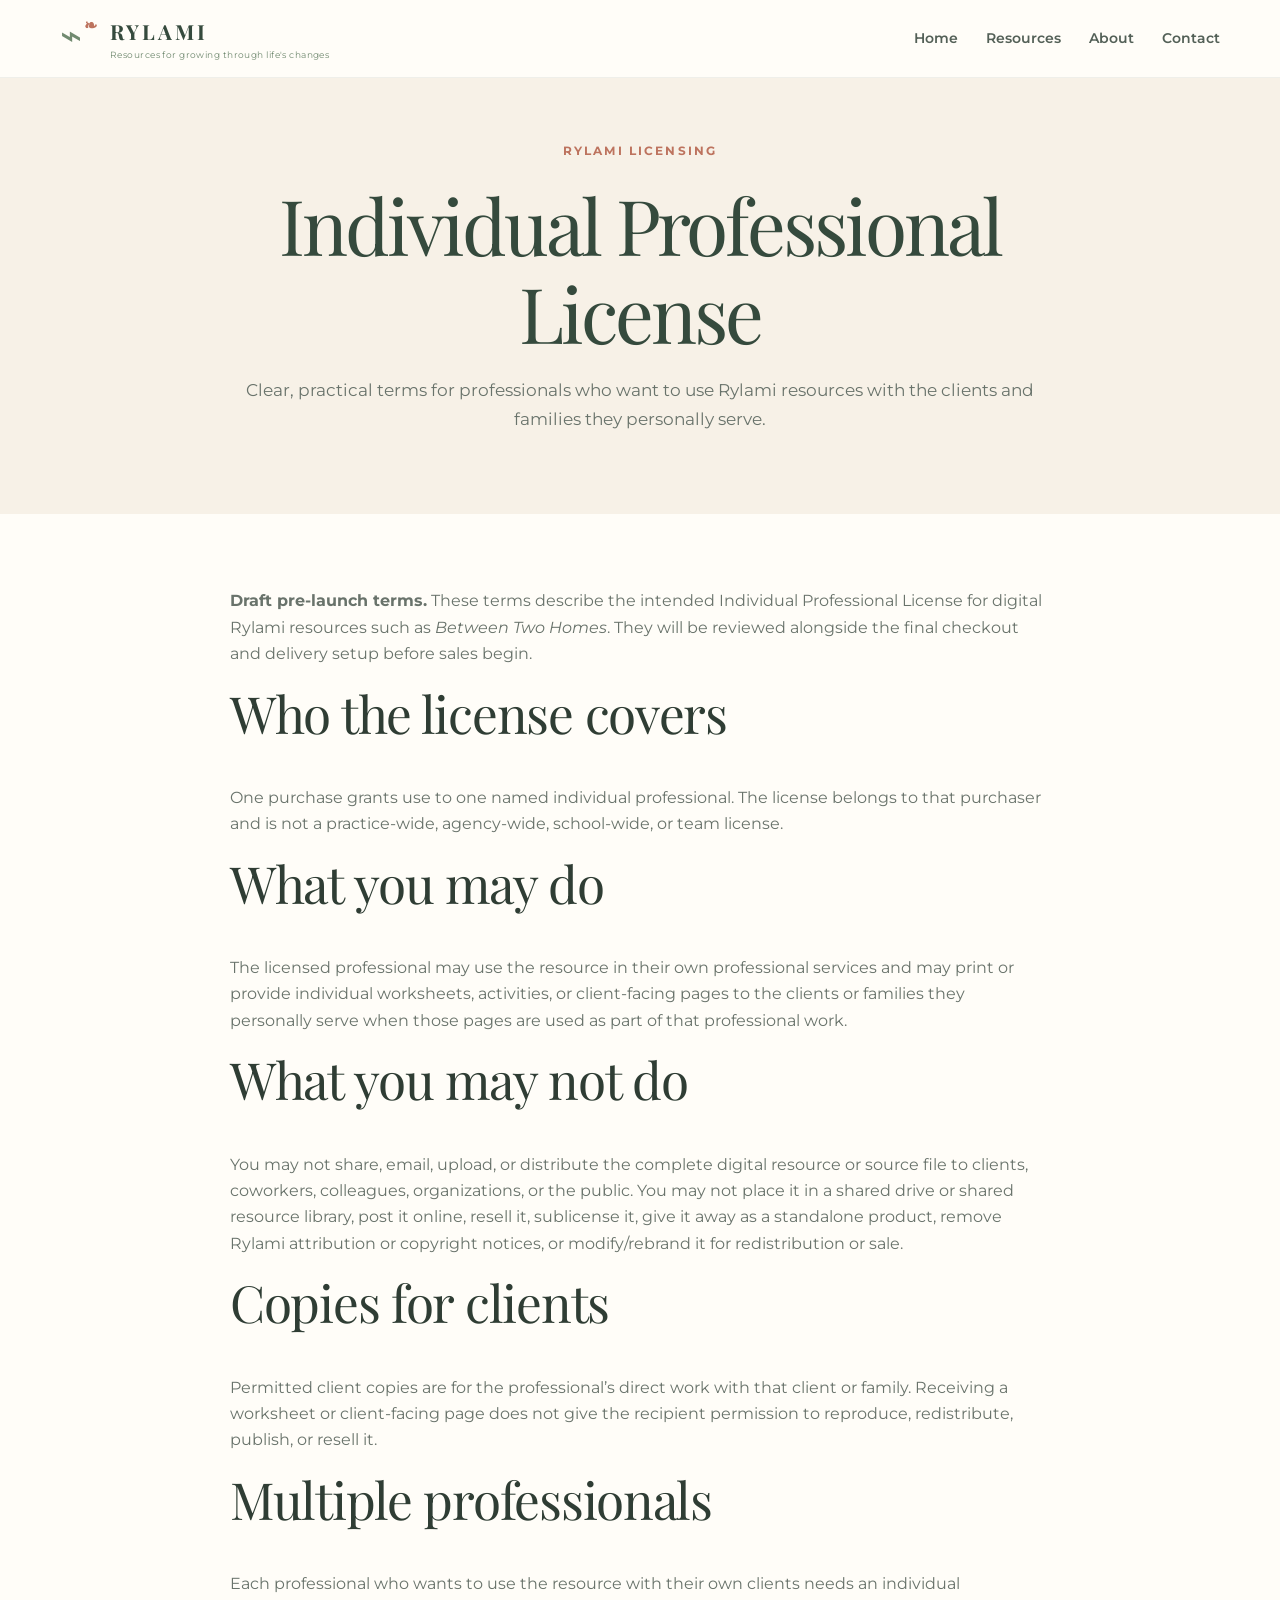
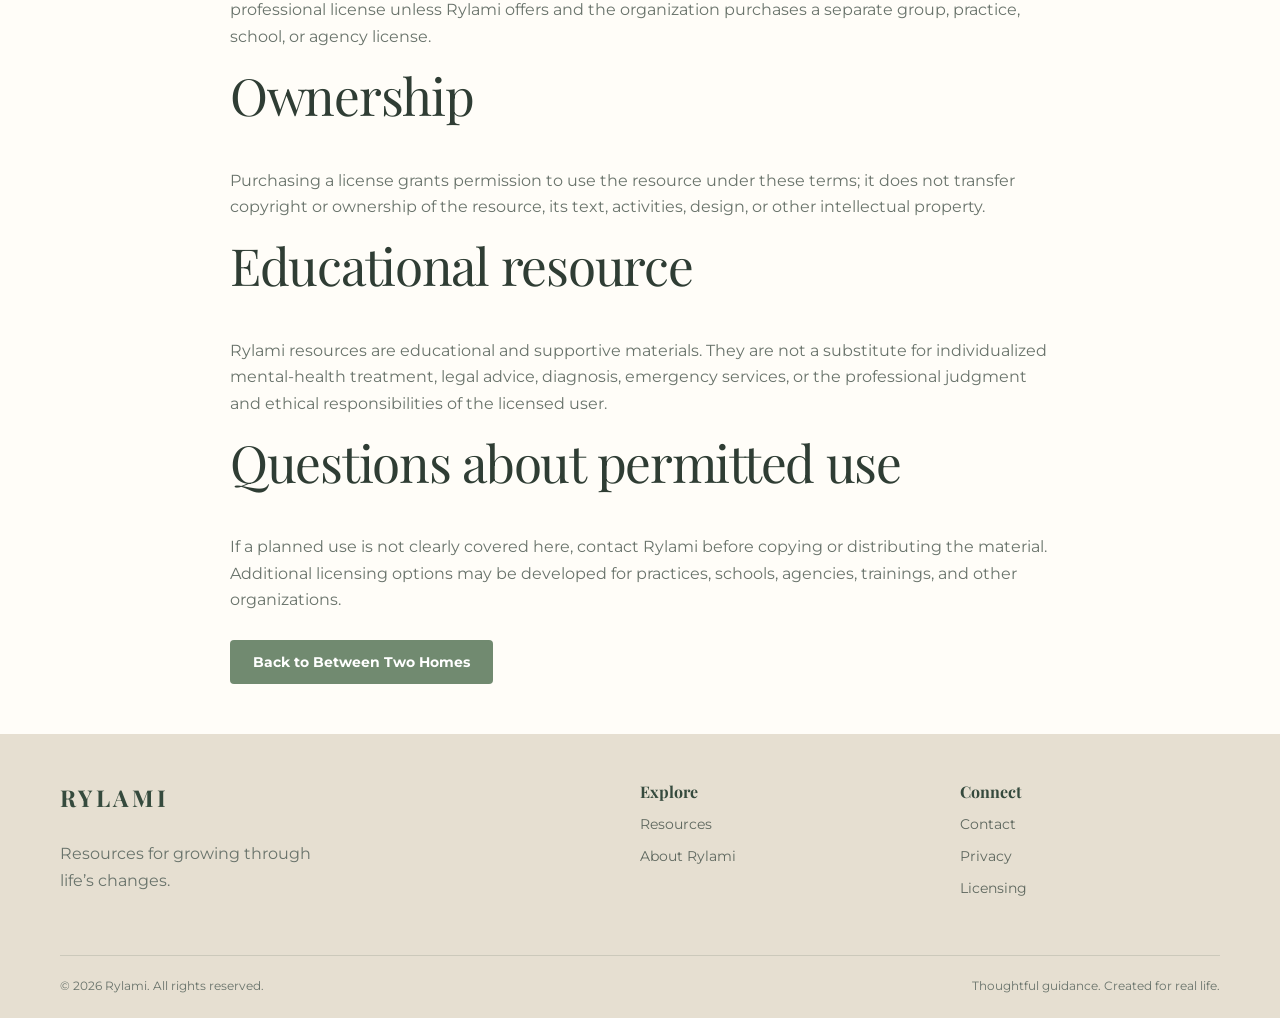
<file: license.html>
<!doctype html><html lang="en"><head><meta charset="utf-8"><meta name="viewport" content="width=device-width,initial-scale=1">
<link rel="preconnect" href="https://fonts.googleapis.com"><link rel="preconnect" href="https://fonts.gstatic.com" crossorigin>
<link href="https://fonts.googleapis.com/css2?family=Playfair+Display:wght@400;500;600;700&family=Montserrat:wght@400;500;600;700&display=swap" rel="stylesheet"><link rel="stylesheet" href="styles.css">
<title>Professional License Terms | Rylami</title><meta name="description" content="Professional-use license terms for Rylami digital resources, including Between Two Homes.">
<link rel="canonical" href="https://rylami.com/license.html"></head>
<body><a class="skip-link" href="#main-content">Skip to main content</a>
<header class="site-header"><a class="brand" href="index.html"><span class="mark"><span>⌁</span><b>❧</b></span><span><strong>RYLAMI</strong><small>Resources for growing through life's changes</small></span></a><button class="menu" aria-label="Open navigation" aria-expanded="false">☰</button><nav><a href="index.html">Home</a><a href="resources.html">Resources</a><a href="about.html">About</a><a href="contact.html">Contact</a></nav></header>
<main id="main-content"><section class="page-hero"><div><div class="eyebrow">Rylami Licensing</div><h1>Individual Professional License</h1><p>Clear, practical terms for professionals who want to use Rylami resources with the clients and families they personally serve.</p></div></section>
<section class="content-section"><div class="content-inner" style="max-width:820px">
<p><strong>Draft pre-launch terms.</strong> These terms describe the intended Individual Professional License for digital Rylami resources such as <em>Between Two Homes</em>. They will be reviewed alongside the final checkout and delivery setup before sales begin.</p>
<h2>Who the license covers</h2><p>One purchase grants use to one named individual professional. The license belongs to that purchaser and is not a practice-wide, agency-wide, school-wide, or team license.</p>
<h2>What you may do</h2><p>The licensed professional may use the resource in their own professional services and may print or provide individual worksheets, activities, or client-facing pages to the clients or families they personally serve when those pages are used as part of that professional work.</p>
<h2>What you may not do</h2><p>You may not share, email, upload, or distribute the complete digital resource or source file to clients, coworkers, colleagues, organizations, or the public. You may not place it in a shared drive or shared resource library, post it online, resell it, sublicense it, give it away as a standalone product, remove Rylami attribution or copyright notices, or modify/rebrand it for redistribution or sale.</p>
<h2>Copies for clients</h2><p>Permitted client copies are for the professional’s direct work with that client or family. Receiving a worksheet or client-facing page does not give the recipient permission to reproduce, redistribute, publish, or resell it.</p>
<h2>Multiple professionals</h2><p>Each professional who wants to use the resource with their own clients needs an individual professional license unless Rylami offers and the organization purchases a separate group, practice, school, or agency license.</p>
<h2>Ownership</h2><p>Purchasing a license grants permission to use the resource under these terms; it does not transfer copyright or ownership of the resource, its text, activities, design, or other intellectual property.</p>
<h2>Educational resource</h2><p>Rylami resources are educational and supportive materials. They are not a substitute for individualized mental-health treatment, legal advice, diagnosis, emergency services, or the professional judgment and ethical responsibilities of the licensed user.</p>
<h2>Questions about permitted use</h2><p>If a planned use is not clearly covered here, contact Rylami before copying or distributing the material. Additional licensing options may be developed for practices, schools, agencies, trainings, and other organizations.</p>
<div style="margin-top:36px"><a class="button primary" href="between-two-homes.html#availability">Back to Between Two Homes</a></div>
</div></section></main>
<footer><div class="footer-inner"><div class="footer-brand"><strong>RYLAMI</strong><p>Resources for growing through life’s changes.</p></div><div><strong>Explore</strong><a href="resources.html">Resources</a><a href="about.html">About Rylami</a></div><div><strong>Connect</strong><a href="contact.html">Contact</a><a href="privacy.html">Privacy</a><a href="license.html">Licensing</a></div></div><div class="copyright">© 2026 Rylami. All rights reserved. <span>Thoughtful guidance. Created for real life.</span></div></footer><script src="script.js"></script></body></html>
</file>
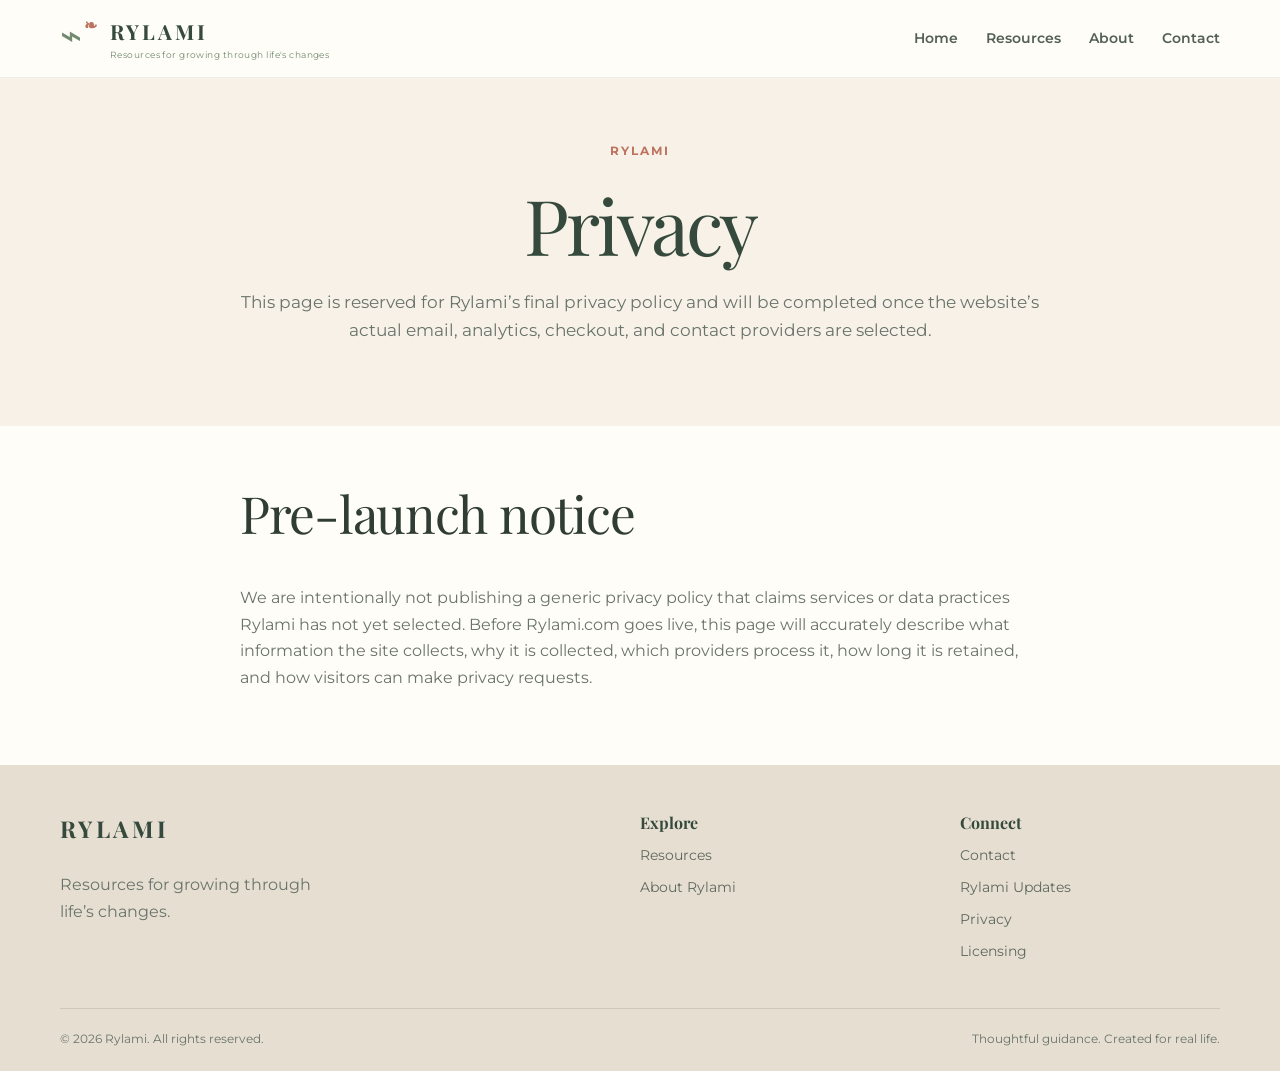
<file: privacy.html>
<!doctype html><html lang="en"><head><meta charset="utf-8"><meta name="viewport" content="width=device-width,initial-scale=1">
<link rel="preconnect" href="https://fonts.googleapis.com"><link rel="preconnect" href="https://fonts.gstatic.com" crossorigin>
<link href="https://fonts.googleapis.com/css2?family=Playfair+Display:wght@400;500;600;700&family=Montserrat:wght@400;500;600;700&display=swap" rel="stylesheet"><link rel="stylesheet" href="styles.css"><title>Privacy | Rylami</title><meta name="description" content="Privacy information for Rylami.com.">

<link rel="canonical" href="https://rylami.com/privacy.html">
<meta property="og:type" content="website">
<meta property="og:site_name" content="Rylami">
<meta property="og:title" content="Privacy | Rylami">
<meta property="og:description" content="Privacy information for Rylami.com.">
<meta property="og:url" content="https://rylami.com/privacy.html">
<meta name="twitter:card" content="summary_large_image">
<meta name="twitter:title" content="Privacy | Rylami">
<meta name="twitter:description" content="Privacy information for Rylami.com.">
</head><body><a class="skip-link" href="#main-content">Skip to main content</a><header class="site-header"><a class="brand" href="index.html"><span class="mark" aria-hidden="true"><span>⌁</span><b>❧</b></span><span><strong>RYLAMI</strong><small>Resources for growing through life's changes</small></span></a><button class="menu" aria-label="Open navigation" aria-expanded="false">☰</button><nav><a href="index.html">Home</a><a href="resources.html">Resources</a><a href="about.html">About</a><a href="contact.html">Contact</a></nav></header><main id="main-content"><section class="page-hero"><div><div class="eyebrow">Rylami</div><h1>Privacy</h1><p>This page is reserved for Rylami’s final privacy policy and will be completed once the website’s actual email, analytics, checkout, and contact providers are selected.</p></div></section><section class="content-section"><div class="content-inner" style="max-width:800px"><h2>Pre-launch notice</h2><p>We are intentionally not publishing a generic privacy policy that claims services or data practices Rylami has not yet selected. Before Rylami.com goes live, this page will accurately describe what information the site collects, why it is collected, which providers process it, how long it is retained, and how visitors can make privacy requests.</p></div></section></main><footer><div class="footer-inner"><div class="footer-brand"><strong>RYLAMI</strong><p>Resources for growing through life’s changes.</p></div><div><strong>Explore</strong><a href="resources.html">Resources</a><a href="about.html">About Rylami</a></div><div><strong>Connect</strong><a href="contact.html">Contact</a><a href="contact.html#updates">Rylami Updates</a><a href="privacy.html">Privacy</a><a href="license.html">Licensing</a></div></div><div class="copyright">© 2026 Rylami. All rights reserved. <span>Thoughtful guidance. Created for real life.</span></div></footer><script src="script.js"></script></body></html>
</file>
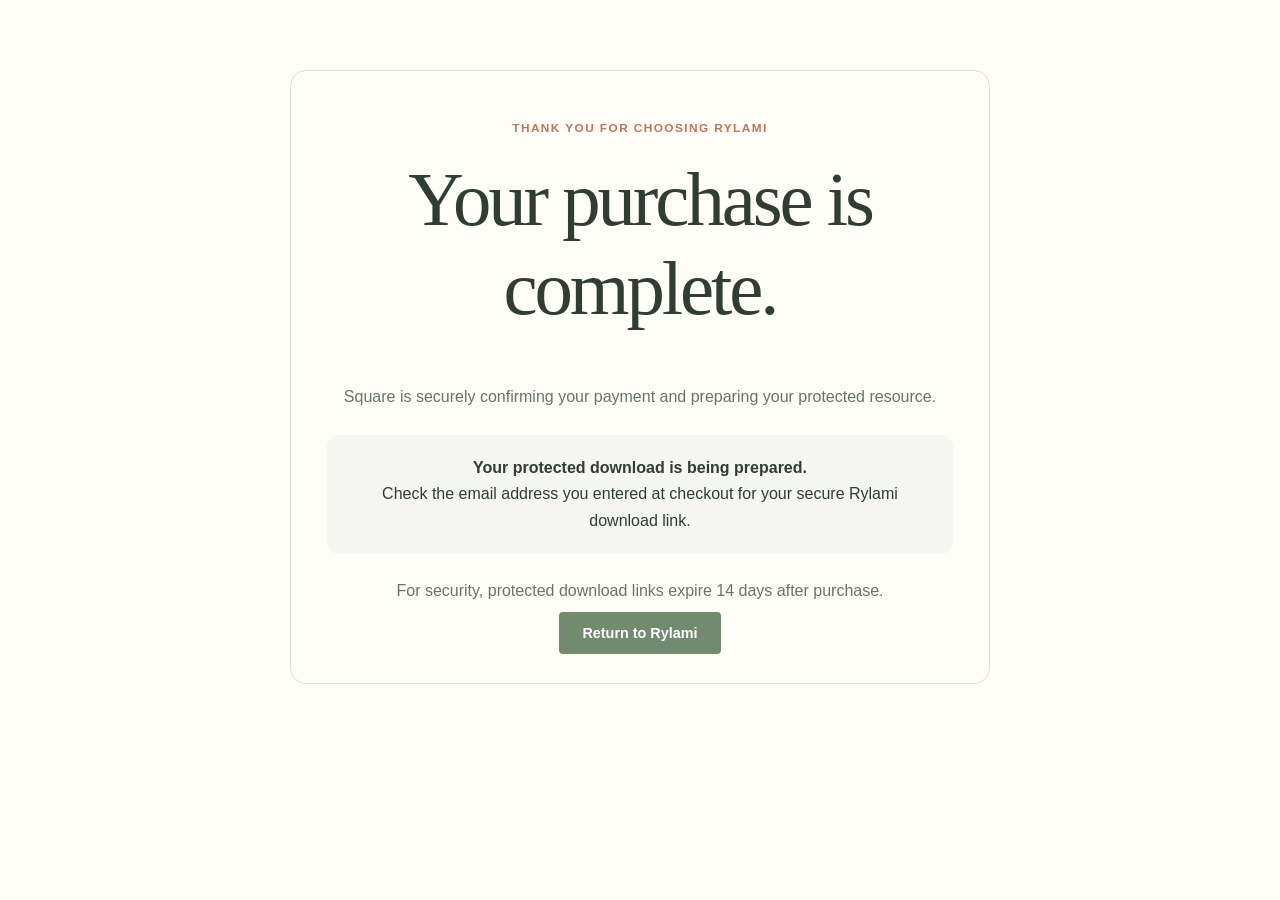
<file: purchase-complete.html>
<!doctype html>
<html lang="en">
<head>
<meta charset="utf-8">
<meta name="viewport" content="width=device-width,initial-scale=1">
<meta name="robots" content="noindex,nofollow,noarchive">
<title>Purchase Complete | Rylami</title>
<link rel="stylesheet" href="styles.css">
<style>.purchase-complete{max-width:700px;margin:70px auto;padding:36px;border:1px solid #dcded4;border-radius:16px;text-align:center}.purchase-complete .eyebrow{text-transform:uppercase;letter-spacing:.12em;font-weight:700}.purchase-complete .status{margin:24px 0;padding:20px;border-radius:12px;background:#f5f5f1}</style>
</head>
<body>
<main class="purchase-complete">
<p class="eyebrow">Thank you for choosing Rylami</p>
<h1>Your purchase is complete.</h1>
<p>Square is securely confirming your payment and preparing your protected resource.</p>
<div class="status"><strong>Your protected download is being prepared.</strong><br>Check the email address you entered at checkout for your secure Rylami download link.</div>
<p>For security, protected download links expire 14 days after purchase.</p>
<a class="button primary" href="between-two-homes.html">Return to Rylami</a>
</main>
</body>
</html>
</file>
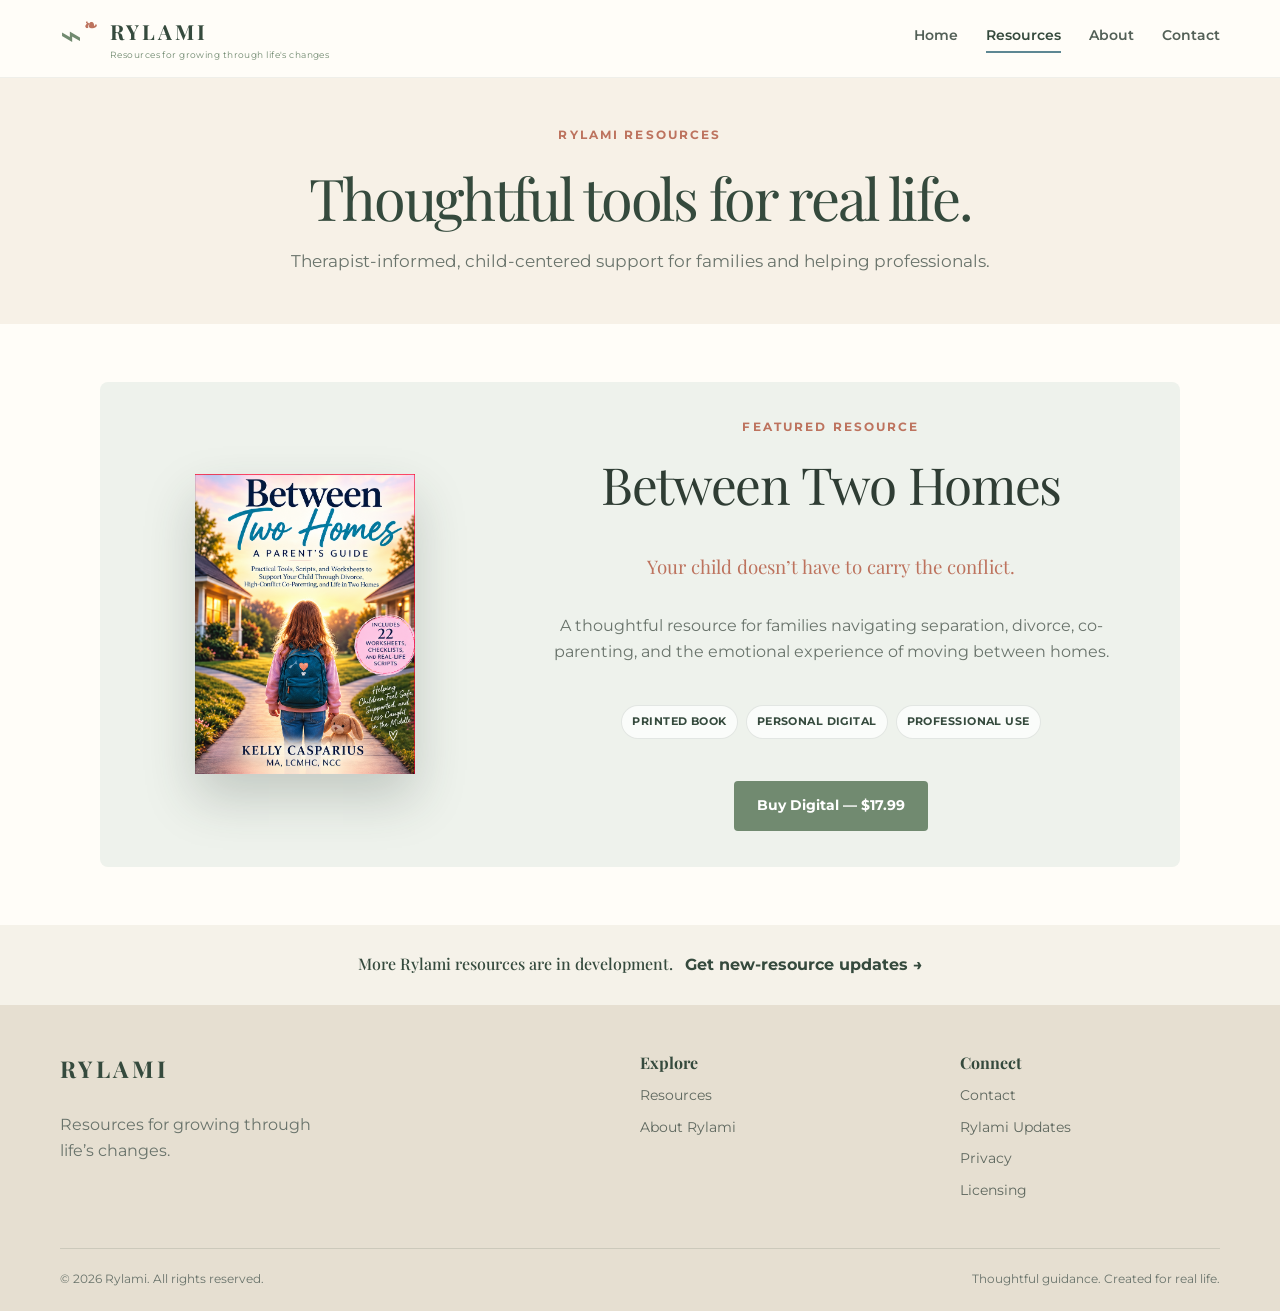
<file: resources.html>
<!doctype html><html lang="en"><head><meta charset="utf-8"><meta name="viewport" content="width=device-width,initial-scale=1">
<link rel="preconnect" href="https://fonts.googleapis.com"><link rel="preconnect" href="https://fonts.gstatic.com" crossorigin>
<link href="https://fonts.googleapis.com/css2?family=Playfair+Display:wght@400;500;600;700&family=Montserrat:wght@400;500;600;700&display=swap" rel="stylesheet"><link rel="stylesheet" href="styles.css"><meta name="description" content="Explore Rylami resources for family changes, big feelings, anxiety and worry, grief and loss, communication, and parenting support."><title>Resources | Rylami</title>
<link rel="canonical" href="https://rylami.com/resources.html">
<meta property="og:type" content="website">
<meta property="og:site_name" content="Rylami">
<meta property="og:title" content="Resources | Rylami">
<meta property="og:description" content="Explore Rylami resources for family changes, big feelings, anxiety and worry, grief and loss, communication, and parenting support.">
<meta property="og:url" content="https://rylami.com/resources.html">
<meta property="og:image" content="https://rylami.com/between-two-homes-front-cover.png">
<meta name="twitter:card" content="summary_large_image">
<meta name="twitter:title" content="Resources | Rylami">
<meta name="twitter:description" content="Explore Rylami resources for family changes, big feelings, anxiety and worry, grief and loss, communication, and parenting support.">
</head><body><a class="skip-link" href="#main-content">Skip to main content</a><header class="site-header"><a class="brand" href="index.html"><span class="mark" aria-hidden="true"><span>⌁</span><b>❧</b></span><span><strong>RYLAMI</strong><small>Resources for growing through life's changes</small></span></a><button class="menu" aria-label="Open navigation" aria-expanded="false">☰</button><nav><a href="index.html">Home</a><a href="resources.html" aria-current="page">Resources</a><a href="about.html">About</a><a href="contact.html">Contact</a></nav></header><main id="main-content">
<section class="page-hero compact-hero"><div><div class="eyebrow">Rylami Resources</div><h1>Thoughtful tools for real life.</h1><p>Therapist-informed, child-centered support for families and helping professionals.</p></div></section>
<section class="content-section"><div class="content-inner"><div class="resource-feature"><a class="resource-cover-link" href="checkout.html" aria-label="Buy Between Two Homes digital edition for $17.99"><img class="resource-real-cover" src="between-two-homes-front-cover.png" alt="Between Two Homes: A Parent’s Guide by Kelly Hardee Casparius, MA, LCMHC, NCC"></a><div class="resource-copy"><div class="eyebrow">Featured resource</div><h2>Between Two Homes</h2><h3 style="color:var(--clay);font-weight:400">Your child doesn’t have to carry the conflict.</h3><p>A thoughtful resource for families navigating separation, divorce, co-parenting, and the emotional experience of moving between homes.</p><div class="resource-badges" aria-label="Available formats"><span>Printed book</span><span>Personal digital</span><span>Professional use</span></div><a class="button primary resource-direct-buy" href="checkout.html">Buy Digital — $17.99</a></div></div></div></section>
<section class="library-coming"><div class="content-inner"><strong>More Rylami resources are in development.</strong> <a href="contact.html#updates">Get new-resource updates →</a></div></section>
</main><footer><div class="footer-inner"><div class="footer-brand"><strong>RYLAMI</strong><p>Resources for growing through life’s changes.</p></div><div><strong>Explore</strong><a href="resources.html">Resources</a><a href="about.html">About Rylami</a></div><div><strong>Connect</strong><a href="contact.html">Contact</a><a href="contact.html#updates">Rylami Updates</a><a href="privacy.html">Privacy</a><a href="license.html">Licensing</a></div></div><div class="copyright">© 2026 Rylami. All rights reserved. <span>Thoughtful guidance. Created for real life.</span></div></footer><script src="script.js"></script></body></html>
</file>
<file: styles.css>
:root{--cream:#f7f1e7;--paper:#fffdf8;--sage:#718a70;--deep:#354a3d;--olive:#6d754e;--clay:#bd735e;--mist:#a8c1c5;--ink:#2f3d34;--muted:#69736b;--line:#dcded4}
*{box-sizing:border-box}html{scroll-behavior:smooth}body{margin:0;color:var(--ink);font-family:"Montserrat",sans-serif;background:var(--paper);line-height:1.65}h1,h2,h3,h4{font-family:"Playfair Display",serif;line-height:1.15;margin-top:0}h1{font-size:clamp(2.65rem,6vw,5.2rem);font-weight:400;letter-spacing:-.04em}h2{font-size:clamp(2rem,4vw,3.45rem);font-weight:400;letter-spacing:-.025em}p{color:var(--muted)}a{color:inherit}.wrap{max-width:1160px;margin:auto;padding-left:28px;padding-right:28px}.eyebrow{text-transform:uppercase;letter-spacing:.18em;font-size:.74rem;font-weight:700;color:var(--clay);margin-bottom:18px}
.site-header{height:94px;display:flex;align-items:center;justify-content:space-between;padding:0 max(28px,calc((100vw - 1160px)/2));background:rgba(255,253,248,.94);position:sticky;top:0;z-index:20;border-bottom:1px solid rgba(53,74,61,.08);backdrop-filter:blur(10px)}.brand{display:flex;gap:12px;align-items:center;text-decoration:none}.brand strong{display:block;font-family:"Playfair Display";letter-spacing:.14em;font-size:1.3rem;color:var(--deep)}.brand small{display:block;font-size:.55rem;letter-spacing:.05em;color:var(--sage)}.mark{position:relative;width:38px;height:44px;font-size:2.3rem;color:var(--sage);line-height:1}.mark b{position:absolute;font-size:1rem;color:var(--clay);right:1px;top:1px}.site-header nav{display:flex;gap:28px}.site-header nav a{text-decoration:none;font-size:.9rem;font-weight:600;color:#536057}.site-header nav a:hover{color:var(--clay)}.menu{display:none;background:none;border:0;font-size:1.5rem}
.hero{text-align:center;background:linear-gradient(145deg,var(--cream),#f9f5ed);padding:110px 28px 125px;overflow:hidden;position:relative}.hero:after{content:"❧";position:absolute;font-size:20rem;color:rgba(113,138,112,.055);right:-30px;bottom:-145px;transform:rotate(-15deg)}.hero h1{max-width:900px;margin:0 auto 28px;color:var(--deep)}.hero p{max-width:760px;margin:0 auto 34px;font-size:1.08rem}.actions{display:flex;gap:12px;justify-content:center}.button{padding:13px 23px;border-radius:4px;text-decoration:none;font-weight:700;font-size:.9rem}.primary{background:var(--sage);color:white}.secondary{border:1px solid var(--sage);color:var(--deep);background:transparent}
.featured{display:grid;grid-template-columns:1fr 1fr;gap:80px;align-items:center;padding-top:110px;padding-bottom:110px}.featured h2{margin-bottom:13px}.featured h3{font-size:1.28rem;color:var(--clay);font-weight:400}.featured-copy p{max-width:520px}.text-link{display:inline-block;margin-top:15px;text-decoration:none;font-weight:700;color:var(--deep);border-bottom:1px solid #bfc8bd;padding-bottom:5px}.text-link span{color:var(--clay);margin-left:7px}.book-scene{height:460px;border-radius:180px 180px 8px 8px;background:#d9e3dc;position:relative;overflow:hidden;display:flex;justify-content:center;align-items:center}.sun{position:absolute;width:120px;height:120px;border-radius:50%;background:#efe1bd;right:60px;top:55px}.hill{position:absolute;border-radius:50%;bottom:-150px}.hill.one{width:600px;height:330px;background:#9fb49e;left:-210px}.hill.two{width:600px;height:320px;background:#7e987d;right:-260px;bottom:-120px}.book{position:relative;width:240px;height:330px;background:var(--cream);box-shadow:0 22px 45px rgba(42,60,49,.22);padding:40px 30px;text-align:center;transform:rotate(-2deg);z-index:2}.book small{font-size:.55rem;letter-spacing:.16em;color:var(--sage)}.book h4{font-size:2rem;margin:22px 0 18px;color:var(--deep)}.book p{font-size:.7rem;line-height:1.4}.mini-mark{font-size:1.8rem;color:var(--clay)}.path{height:80px;width:40px;border-left:3px solid var(--sage);border-radius:50%;margin:10px auto;transform:rotate(25deg)}
.audience{padding-top:100px;padding-bottom:115px}.section-heading{text-align:center;max-width:700px;margin:0 auto 55px}.section-heading p{font-size:1.02rem}.cards{display:grid;grid-template-columns:repeat(3,1fr);gap:20px}.cards article{padding:38px 32px;border:1px solid var(--line);background:#fff;border-radius:7px;min-height:245px}.cards article:nth-child(2){background:#f5f1e6}.cards h3{font-size:1.25rem;margin-top:22px}.icon{font-size:1.6rem;color:var(--clay)}
.resource-section{background:#eef2ec;padding:105px 0}.section-heading.left{text-align:left;margin-left:0}.resource-grid{display:grid;grid-template-columns:repeat(3,1fr);gap:14px}.resource-grid a{text-decoration:none;background:rgba(255,255,255,.72);padding:26px;border-radius:5px;display:grid;grid-template-columns:38px 1fr;transition:.2s}.resource-grid a:hover{transform:translateY(-3px);background:white}.resource-grid span{grid-row:1/3;color:var(--clay);font-size:1.35rem}.resource-grid strong{font-family:"Playfair Display";font-weight:400;font-size:1.05rem}.resource-grid small{color:var(--muted);margin-top:4px}
.about{display:grid;grid-template-columns:.8fr 1.2fr;gap:90px;align-items:center;padding-top:120px;padding-bottom:120px}.about-art{min-height:430px;background:var(--cream);padding:60px 48px;display:flex;flex-direction:column;justify-content:center;position:relative}.branch{font-size:6rem;color:var(--sage);opacity:.65}.quote{font-family:"Playfair Display";font-size:1.5rem;color:var(--deep);max-width:330px}.about-copy p{max-width:590px}
.signup{background:var(--deep);color:white;padding:90px 28px;text-align:center}.signup>div{max-width:700px;margin:auto}.signup h2{margin-bottom:18px}.signup p{color:#dbe3dc}.signup form{display:flex;max-width:550px;margin:30px auto 0}.signup input{flex:1;padding:16px;border:0;font:inherit}.signup button{border:0;padding:0 24px;background:var(--clay);color:white;font-weight:700}.form-note{font-size:.8rem;margin-top:10px;color:#dbe3dc}
footer{background:#e6dfd1;padding:65px 28px 22px}.footer-inner{max-width:1160px;margin:auto;display:grid;grid-template-columns:2fr 1fr 1fr;gap:60px}.footer-inner>div{display:flex;flex-direction:column;gap:8px}.footer-inner strong{font-family:"Playfair Display";color:var(--deep)}.footer-brand strong{font-size:1.45rem;letter-spacing:.15em}.footer-inner a{text-decoration:none;color:#5f685f;font-size:.9rem}.footer-inner p{max-width:270px}.copyright{max-width:1160px;margin:45px auto 0;padding-top:20px;border-top:1px solid rgba(53,74,61,.15);font-size:.75rem;color:#69736b;display:flex;justify-content:space-between}.sr-only{position:absolute;width:1px;height:1px;overflow:hidden;clip:rect(0,0,0,0)}
@media(max-width:800px){.site-header{height:78px}.brand small{display:none}.menu{display:block}.site-header nav{display:none;position:absolute;top:78px;left:0;right:0;background:var(--paper);padding:22px 28px;flex-direction:column;border-bottom:1px solid var(--line)}.site-header nav.open{display:flex}.hero{padding:85px 22px 95px}.hero h1 br{display:none}.actions{flex-direction:column;max-width:280px;margin:auto}.featured,.about{grid-template-columns:1fr;gap:45px;padding-top:80px;padding-bottom:80px}.book-scene{height:400px}.cards,.resource-grid{grid-template-columns:1fr}.audience{padding-top:75px;padding-bottom:80px}.resource-section{padding:80px 0}.about-art{min-height:330px}.signup form{flex-direction:column;gap:8px}.signup button{padding:15px}.footer-inner{grid-template-columns:1fr;gap:35px}.copyright{display:block}.copyright span{display:block;margin-top:7px}}

.page-hero{background:var(--cream);padding:85px 28px;text-align:center}.page-hero>div{max-width:820px;margin:auto}.page-hero h1{color:var(--deep);margin-bottom:20px}.page-hero p{font-size:1.08rem}.content-section{padding:95px 28px}.content-inner{max-width:1080px;margin:auto}.category-list{display:grid;grid-template-columns:repeat(3,1fr);gap:18px;margin-top:45px}.category-card{border:1px solid var(--line);padding:30px;background:white;border-radius:7px}.category-card span{font-size:1.5rem;color:var(--clay)}.category-card h3{font-size:1.15rem;margin:18px 0 8px}.category-card p{font-size:.9rem;margin:0}.resource-feature{display:grid;grid-template-columns:.8fr 1.2fr;gap:60px;align-items:center;background:#eef2ec;padding:50px;border-radius:8px}.mini-cover{height:360px;max-width:260px;margin:auto;background:var(--cream);box-shadow:0 18px 35px rgba(42,60,49,.18);padding:50px 25px;text-align:center}.mini-cover h3{font-size:1.9rem;margin:28px 0 15px}.mini-cover span{color:var(--clay);font-size:2rem}.coming-card{border:1px dashed #b9c2b7;background:#faf9f5;padding:28px;border-radius:7px}.coming-card strong{font-family:"Playfair Display";font-weight:400}.founder{display:grid;grid-template-columns:.85fr 1.15fr;gap:75px;align-items:center}.founder-art{min-height:470px;background:linear-gradient(155deg,#dfe8df,#f2e6d8);border-radius:200px 200px 8px 8px;display:flex;align-items:center;justify-content:center;position:relative;overflow:hidden}.founder-art span{font-size:9rem;color:rgba(113,138,112,.55)}.values{display:grid;grid-template-columns:repeat(3,1fr);gap:18px;margin-top:45px}.value{padding:25px;border-top:3px solid var(--sage);background:#faf8f2}.value h3{font-size:1.05rem}.contact-grid{display:grid;grid-template-columns:.85fr 1.15fr;gap:70px}.contact-card{background:#eef2ec;padding:35px;border-radius:7px}.contact-form{display:grid;gap:15px}.contact-form label{font-size:.82rem;font-weight:700}.contact-form input,.contact-form textarea,.contact-form select{width:100%;padding:14px;border:1px solid var(--line);background:white;font:inherit}.contact-form textarea{min-height:140px}.contact-form button{justify-self:start;border:0}.notice{font-size:.8rem;color:var(--muted);background:#faf5ec;padding:15px;border-left:3px solid var(--clay)}.faq-stack{max-width:850px;margin:45px auto 0}.faq-stack details{padding:20px 0;border-bottom:1px solid var(--line)}.faq-stack summary{font-family:"Playfair Display";cursor:pointer;color:var(--deep)}.updates{background:var(--deep);color:white;text-align:center;padding:75px 28px}.updates p{color:#dbe3dc}.updates form{display:flex;max-width:540px;margin:25px auto 0}.updates input{flex:1;padding:15px;border:0;font:inherit}.updates button{border:0;background:var(--clay);color:white;padding:0 22px;font-weight:700}
@media(max-width:800px){.category-list,.values{grid-template-columns:1fr}.resource-feature,.founder,.contact-grid{grid-template-columns:1fr;gap:40px}.content-section{padding:70px 24px}.resource-feature{padding:30px 22px}.founder-art{min-height:330px}.updates form{flex-direction:column;gap:8px}.updates button{padding:15px}}

/* Launch-readiness additions */
.skip-link{position:absolute;left:-9999px;top:auto}.skip-link:focus{left:16px;top:16px;z-index:100;background:white;padding:10px 14px;border:2px solid var(--deep)}
:focus-visible{outline:3px solid var(--clay);outline-offset:3px}
.site-header nav a[aria-current="page"]{color:var(--deep);border-bottom:2px solid #5d8793;padding-bottom:4px}
.error-page{min-height:65vh;display:flex;align-items:center;justify-content:center;text-align:center;padding:70px 28px;background:var(--cream)}.error-page>div{max-width:650px}.error-code{font-family:"Playfair Display";font-size:6rem;line-height:1;color:var(--sage);opacity:.45;margin-bottom:15px}
@media(prefers-reduced-motion:reduce){html{scroll-behavior:auto}*,*:before,*:after{animation-duration:.01ms!important;transition-duration:.01ms!important}}


/* Homepage product presentation */
.real-cover-scene{text-decoration:none;cursor:pointer}
.homepage-product-cover{position:relative;z-index:3;width:min(68%,285px);height:auto;display:block;box-shadow:0 26px 52px rgba(42,60,49,.25);transform:rotate(-1deg);transition:transform .22s ease,box-shadow .22s ease;border-radius:2px}
.real-cover-scene:hover .homepage-product-cover{transform:rotate(0) translateY(-5px);box-shadow:0 32px 60px rgba(42,60,49,.29)}
@media(max-width:800px){.homepage-product-cover{width:min(72%,270px);transform:none}.real-cover-scene:hover .homepage-product-cover{transform:translateY(-3px)}}

/* Homepage refinement */
.hero-inner{position:relative;z-index:2;max-width:1040px;margin:auto}.hero .eyebrow{margin-bottom:22px}.hero h1{line-height:1.05}.hero .button,.featured-button{transition:transform .18s ease,box-shadow .18s ease,background .18s ease}.hero .button:hover,.featured-button:hover{transform:translateY(-2px)}.hero .primary:hover,.featured-button:hover{background:var(--deep);box-shadow:0 9px 20px rgba(53,74,61,.14)}.trust-line{display:flex;justify-content:center;gap:0;margin:36px auto 0;color:var(--sage);font-size:.73rem;font-weight:700;letter-spacing:.04em}.trust-line span{padding:0 18px;border-right:1px solid rgba(113,138,112,.3)}.trust-line span:last-child{border-right:0}.featured-copy{padding:10px 0}.featured-copy h2{font-size:clamp(2.25rem,4vw,3.65rem)}.featured-copy h3{margin-bottom:20px}.featured-button{margin:18px auto 0;display:table;text-align:center}.cards article{transition:transform .18s ease,box-shadow .18s ease}.cards article:hover{transform:translateY(-3px);box-shadow:0 14px 30px rgba(53,74,61,.08)}
@media(max-width:800px){.hero{padding-top:72px;padding-bottom:78px}.hero p{font-size:1rem}.trust-line{flex-direction:column;gap:6px;margin-top:28px}.trust-line span{border-right:0;padding:0}.featured-copy{text-align:center}.featured-copy p{margin-left:auto;margin-right:auto}.featured-button{width:100%;max-width:300px;text-align:center}.book-scene{height:380px}.audience .section-heading{margin-bottom:36px}}

/* Resource library refinement */
.resource-cover-link{display:flex;align-items:center;justify-content:center;min-height:410px;text-decoration:none}.resource-real-cover{width:min(100%,260px);height:auto;display:block;box-shadow:0 24px 48px rgba(42,60,49,.22);transition:transform .2s ease,box-shadow .2s ease}.resource-cover-link:hover .resource-real-cover{transform:translateY(-4px);box-shadow:0 30px 58px rgba(42,60,49,.27)}.resource-badges{display:flex;flex-wrap:wrap;gap:8px;margin:24px 0}.resource-badges span{font-size:.68rem;font-weight:700;letter-spacing:.04em;text-transform:uppercase;color:var(--deep);background:rgba(255,255,255,.72);border:1px solid rgba(53,74,61,.12);padding:7px 10px;border-radius:999px}.category-link{text-decoration:none;color:inherit;transition:transform .18s ease,box-shadow .18s ease}.category-link:hover{transform:translateY(-3px);box-shadow:0 13px 28px rgba(53,74,61,.08)}.category-link small{display:block;margin-top:18px;color:var(--sage);font-weight:700}.library-note{margin-top:32px;padding:32px}.library-note p{max-width:760px}.library-note .text-link{margin-top:3px}
@media(max-width:800px){.resource-cover-link{min-height:0;padding:10px 0 20px}.resource-real-cover{width:min(76%,250px)}.resource-feature>div{text-align:center}.resource-badges{justify-content:center}.library-note{padding:26px 22px}}

/* Resource library mobile scale */
@media(max-width:800px){
  .page-hero{padding:58px 22px 62px}
  .page-hero h1{font-size:clamp(2.15rem,10vw,3rem);line-height:1.08}
  .page-hero p{font-size:.96rem;line-height:1.6}
  .resource-feature{gap:24px;padding:26px 20px}
  .resource-cover-link{padding:0 0 8px}
  .resource-real-cover{width:min(62%,220px)}
  .resource-feature h2{font-size:2rem;margin-bottom:10px}
  .resource-feature h3{font-size:1.08rem!important}
  .resource-feature p{font-size:.92rem}
  .resource-badges{margin:18px 0;gap:6px}
  .resource-badges span{font-size:.61rem;padding:6px 8px}
  .content-section{padding:58px 20px}
  .section-heading{margin-bottom:34px}
  .section-heading h2{font-size:2rem}
  .section-heading p{font-size:.94rem}
  .category-list{gap:12px;margin-top:30px}
  .category-card{padding:22px 20px}
  .category-card h3{font-size:1.08rem;margin:12px 0 6px}
  .category-card p{font-size:.86rem}
  .library-note{margin-top:22px;padding:22px 20px}
}

/* Resource library mobile spacing polish */
@media(max-width:800px){
  /* Remove oversized gaps between the featured resource and browse section */
  .resource-feature{margin-bottom:0}
  .content-section:has(.resource-feature){padding-bottom:42px}
  .content-section:has(.category-list){padding-top:52px;padding-bottom:54px}

  /* Make the category library quicker and calmer to scan */
  .category-list{gap:10px}
  .category-card{padding:18px 18px 17px}
  .category-card>span{font-size:1.25rem}
  .category-card h3{margin:8px 0 4px;font-size:1.04rem}
  .category-card p{line-height:1.52;margin-bottom:0}
  .category-link small{margin-top:12px}

  /* Keep the growing-library note visually distinct without excess height */
  .library-note{margin-top:18px;padding:20px 18px}
  .library-note p{line-height:1.55}
  .library-note .text-link{margin-top:0}

  /* Compact mobile footer while preserving comfortable tap targets */
  footer{padding:42px 28px 18px}
  .footer-inner{gap:24px}
  .footer-inner>div{gap:5px}
  .footer-inner p{margin:6px 0 4px}
  .footer-inner a{padding:3px 0}
  .copyright{margin-top:28px;padding-top:16px}
}

/* About Rylami refinement */
.about-symbol>div{text-align:center;max-width:320px;padding:34px}.about-symbol span{display:block;font-size:6.5rem!important;line-height:1;color:rgba(113,138,112,.62)}.about-symbol p{font-family:"Playfair Display",serif;font-size:1.35rem;line-height:1.35;color:var(--deep);margin:20px 0 0}.about-approach{background:#eef2ec}.value>span{display:block;font-family:"Playfair Display",serif;font-size:.85rem;color:var(--clay);margin-bottom:16px}.about-distinction{padding-top:75px;padding-bottom:75px}.about-note{max-width:820px;text-align:center}.about-note h2{font-size:clamp(2rem,3.5vw,3rem)}.about-note p{max-width:760px;margin-left:auto;margin-right:auto}.about-product-cta{background:var(--cream);padding:80px 28px}.about-cta-inner{max-width:900px;margin:auto;display:grid;grid-template-columns:210px 1fr;gap:55px;align-items:center}.about-cta-inner img{width:100%;height:auto;box-shadow:0 18px 38px rgba(42,60,49,.18)}.about-cta-inner h2{margin-bottom:15px}.about-cta-inner p{max-width:570px}
@media(max-width:800px){.founder{gap:30px}.about-symbol{min-height:285px}.about-symbol>div{padding:28px 22px}.about-symbol span{font-size:5rem!important}.about-symbol p{font-size:1.2rem}.values{gap:10px}.value{padding:20px 18px}.about-distinction{padding-top:52px;padding-bottom:52px}.about-product-cta{padding:54px 22px}.about-cta-inner{grid-template-columns:1fr;gap:28px;text-align:center}.about-cta-inner img{width:min(56%,210px);margin:auto}.about-cta-inner p{margin-left:auto;margin-right:auto}}

/* Contact and FAQ refinement */
.contact-main{padding-top:82px;padding-bottom:82px}.contact-point{display:grid;grid-template-columns:34px 1fr;gap:12px;padding:18px 0;border-bottom:1px solid rgba(53,74,61,.12)}.contact-point:last-child{border-bottom:0}.contact-point>span{font-family:"Playfair Display",serif;color:var(--clay);font-size:.8rem}.contact-point strong{font-family:"Playfair Display",serif;color:var(--deep);font-size:1.02rem}.contact-point p{margin:4px 0 0;font-size:.86rem;line-height:1.55}.support-boundary{font-size:.78rem;line-height:1.55;margin-top:18px}.contact-status{font-size:.8rem;color:var(--sage);font-weight:600}.faq-section{background:#f5f2e9}.faq-stack details{background:rgba(255,255,255,.42);padding:0 20px;border:1px solid rgba(53,74,61,.1);border-radius:5px;margin-bottom:9px}.faq-stack summary{padding:18px 28px 18px 0;position:relative;font-size:1.04rem;list-style:none}.faq-stack summary::-webkit-details-marker{display:none}.faq-stack summary:after{content:"+";position:absolute;right:0;top:16px;color:var(--clay);font-family:"Montserrat",sans-serif;font-size:1.25rem}.faq-stack details[open] summary:after{content:"–"}.faq-stack details p{margin:0 0 19px;font-size:.9rem;line-height:1.65}.faq-stack details a{color:var(--deep);font-weight:700}
@media(max-width:800px){.contact-main{padding-top:54px;padding-bottom:58px}.contact-grid{gap:30px}.contact-card{padding:20px 18px}.contact-point{padding:14px 0}.contact-form{gap:11px}.contact-form input,.contact-form textarea,.contact-form select{padding:12px}.contact-form textarea{min-height:120px}.notice{font-size:.74rem;padding:12px}.faq-section{padding-top:54px;padding-bottom:56px}.faq-stack{margin-top:30px}.faq-stack details{padding:0 16px}.faq-stack summary{padding-top:15px;padding-bottom:15px;font-size:.98rem}.faq-stack summary:after{top:13px}.faq-stack details p{font-size:.85rem;margin-bottom:16px}.updates{padding:58px 22px}}


/* Streamlined single-product layout */
.site-header{height:78px}
.hero{padding:68px 28px 72px}
.hero h1{font-size:clamp(2.55rem,5vw,4.4rem);margin-bottom:20px}
.hero p{max-width:720px;margin-bottom:26px}
.trust-line{margin-top:25px}
.featured{gap:55px;padding-top:65px;padding-bottom:68px}
.book-scene{height:390px}
.homepage-product-cover{width:min(62%,255px)}
.product-actions{justify-content:flex-start;margin-top:20px}
.product-actions .button{margin:0}
.about{gap:60px;padding-top:68px;padding-bottom:68px}
.about-art{min-height:300px;padding:42px}
.signup{padding:58px 28px}
footer{padding-top:45px}
.page-hero.compact-hero{padding:48px 28px}
.page-hero.compact-hero h1{font-size:clamp(2.3rem,4.5vw,3.7rem);margin-bottom:12px}
.page-hero.compact-hero p{margin-bottom:0}
.content-section{padding:58px 28px}
.resource-feature{grid-template-columns:.7fr 1.3fr;gap:45px;padding:36px}
.resource-cover-link{min-height:320px}
.resource-real-cover{width:min(100%,220px)}
.library-coming{background:#f5f2e9;padding:26px 28px;text-align:center;color:var(--muted)}
.library-coming strong{font-family:"Playfair Display",serif;color:var(--deep);font-weight:500;margin-right:8px}
.library-coming a{color:var(--deep);font-weight:700;text-decoration:none}
@media(max-width:800px){
 .site-header{height:70px}.site-header nav{top:70px}
 .hero{padding:48px 20px 52px}.hero h1{font-size:2.45rem}.hero p{margin-bottom:22px}
 .featured{padding-top:45px;padding-bottom:48px;gap:28px}.book-scene{height:320px}.homepage-product-cover{width:min(60%,220px)}
 .product-actions{justify-content:center}
 .about{padding-top:48px;padding-bottom:48px;gap:28px}.about-art{min-height:240px}
 .signup{padding:48px 20px}
 .page-hero.compact-hero{padding:38px 20px}
 .content-section{padding:40px 18px}.resource-feature{gap:20px;padding:22px 18px}.resource-real-cover{width:min(58%,190px)}
 .library-coming{padding:22px 20px}.library-coming strong{display:block;margin:0 0 6px}
}


/* Minimalist site-wide spacing pass */
.resource-copy{text-align:center}.resource-copy .resource-badges{justify-content:center}.resource-buy-actions{display:flex;width:100%;justify-content:center!important;align-items:center;margin:18px 0 0;text-align:center}
.resource-buy-actions .button{margin:0}
@media(min-width:801px){
  .page-hero{padding:64px 28px}
  .contact-main{padding-top:60px;padding-bottom:64px}
  .about-approach{padding-top:64px;padding-bottom:64px}
  .about-distinction{padding-top:56px;padding-bottom:56px}
  .about-product-cta{padding-top:58px;padding-bottom:58px}
}
@media(max-width:800px){
  .page-hero:not(.compact-hero){padding:46px 20px 50px}
  .page-hero:not(.compact-hero) h1{margin-bottom:12px}
  .content-section{padding-top:46px;padding-bottom:46px}
  .resource-buy-actions{max-width:280px;margin:18px auto 0}
  .resource-buy-actions .button{width:100%;text-align:center}
}

/* Resources purchase CTA: center the button itself, independent of shared action wrappers */
.resource-copy{display:flex;flex-direction:column}
.resource-direct-buy{display:block;width:max-content;max-width:100%;align-self:center;margin:18px auto 0;text-align:center}
@media(max-width:800px){.resource-direct-buy{width:min(100%,280px)}}
</file>
